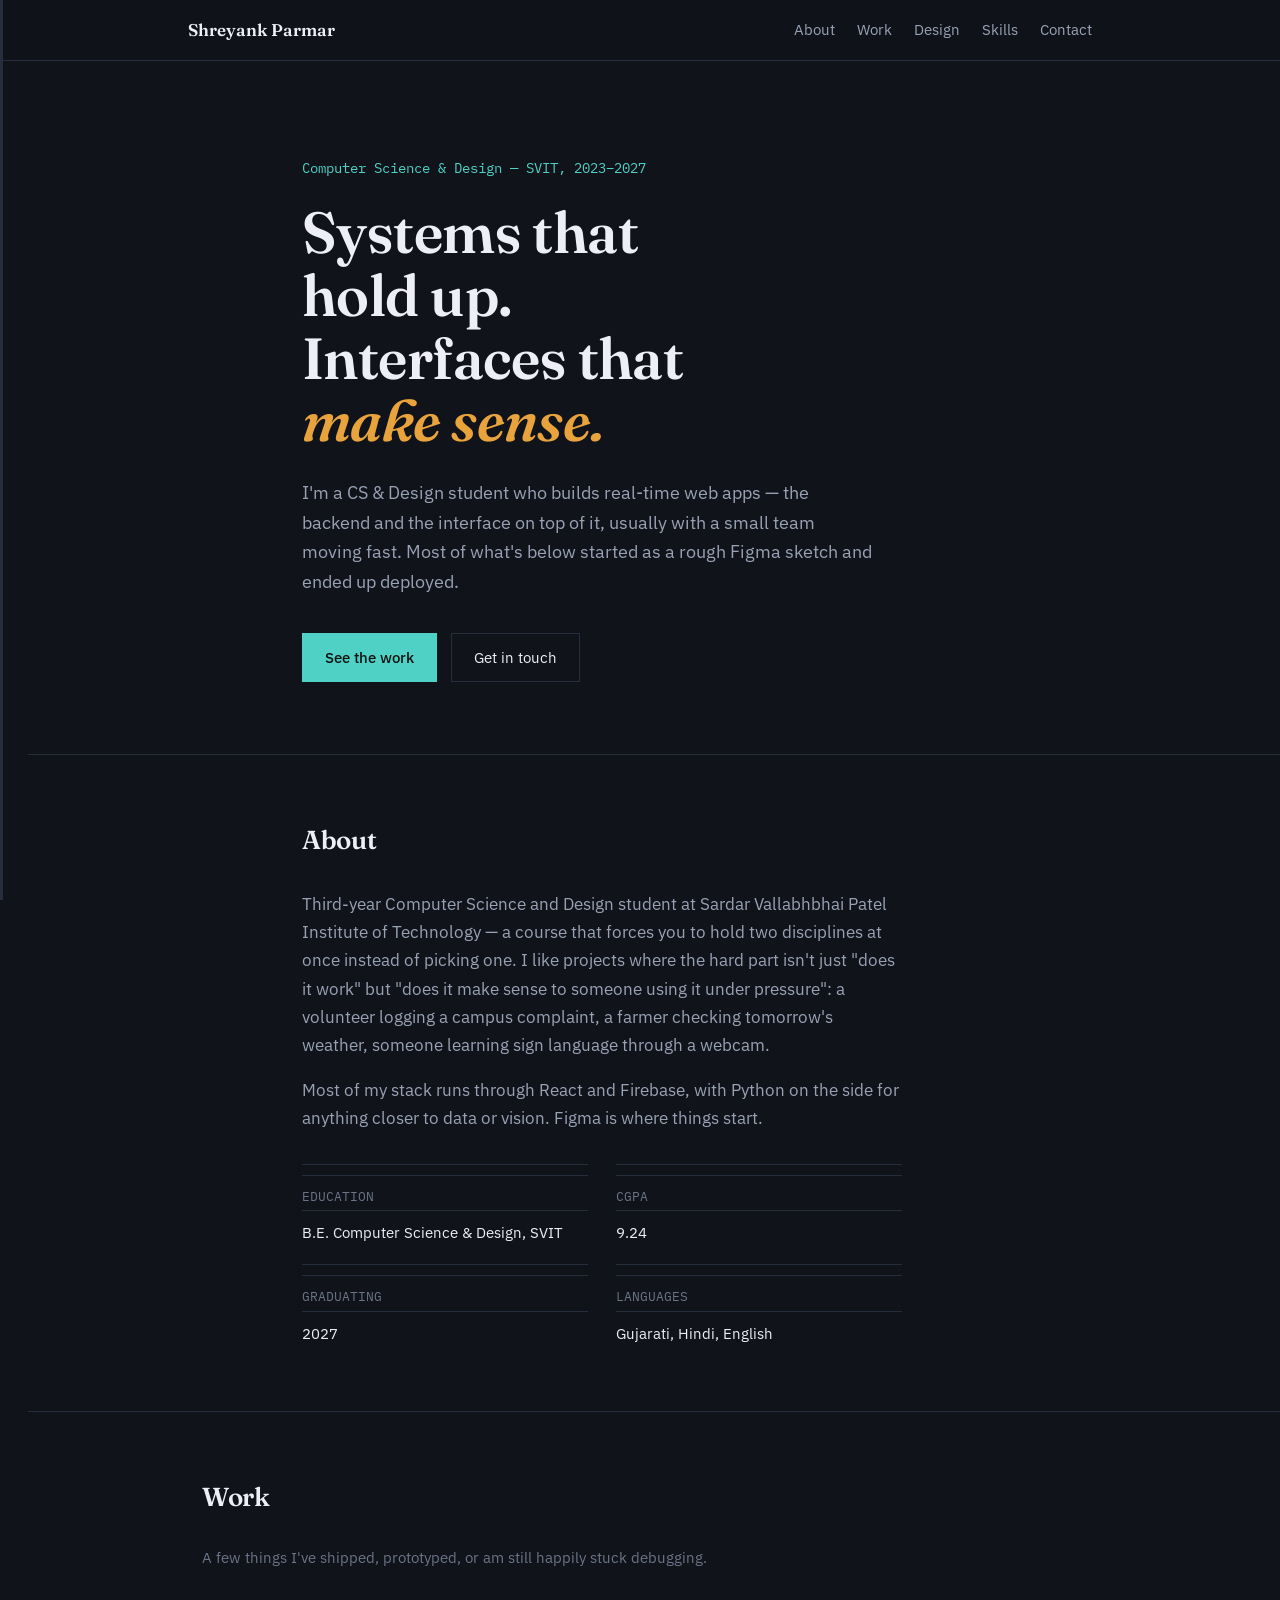
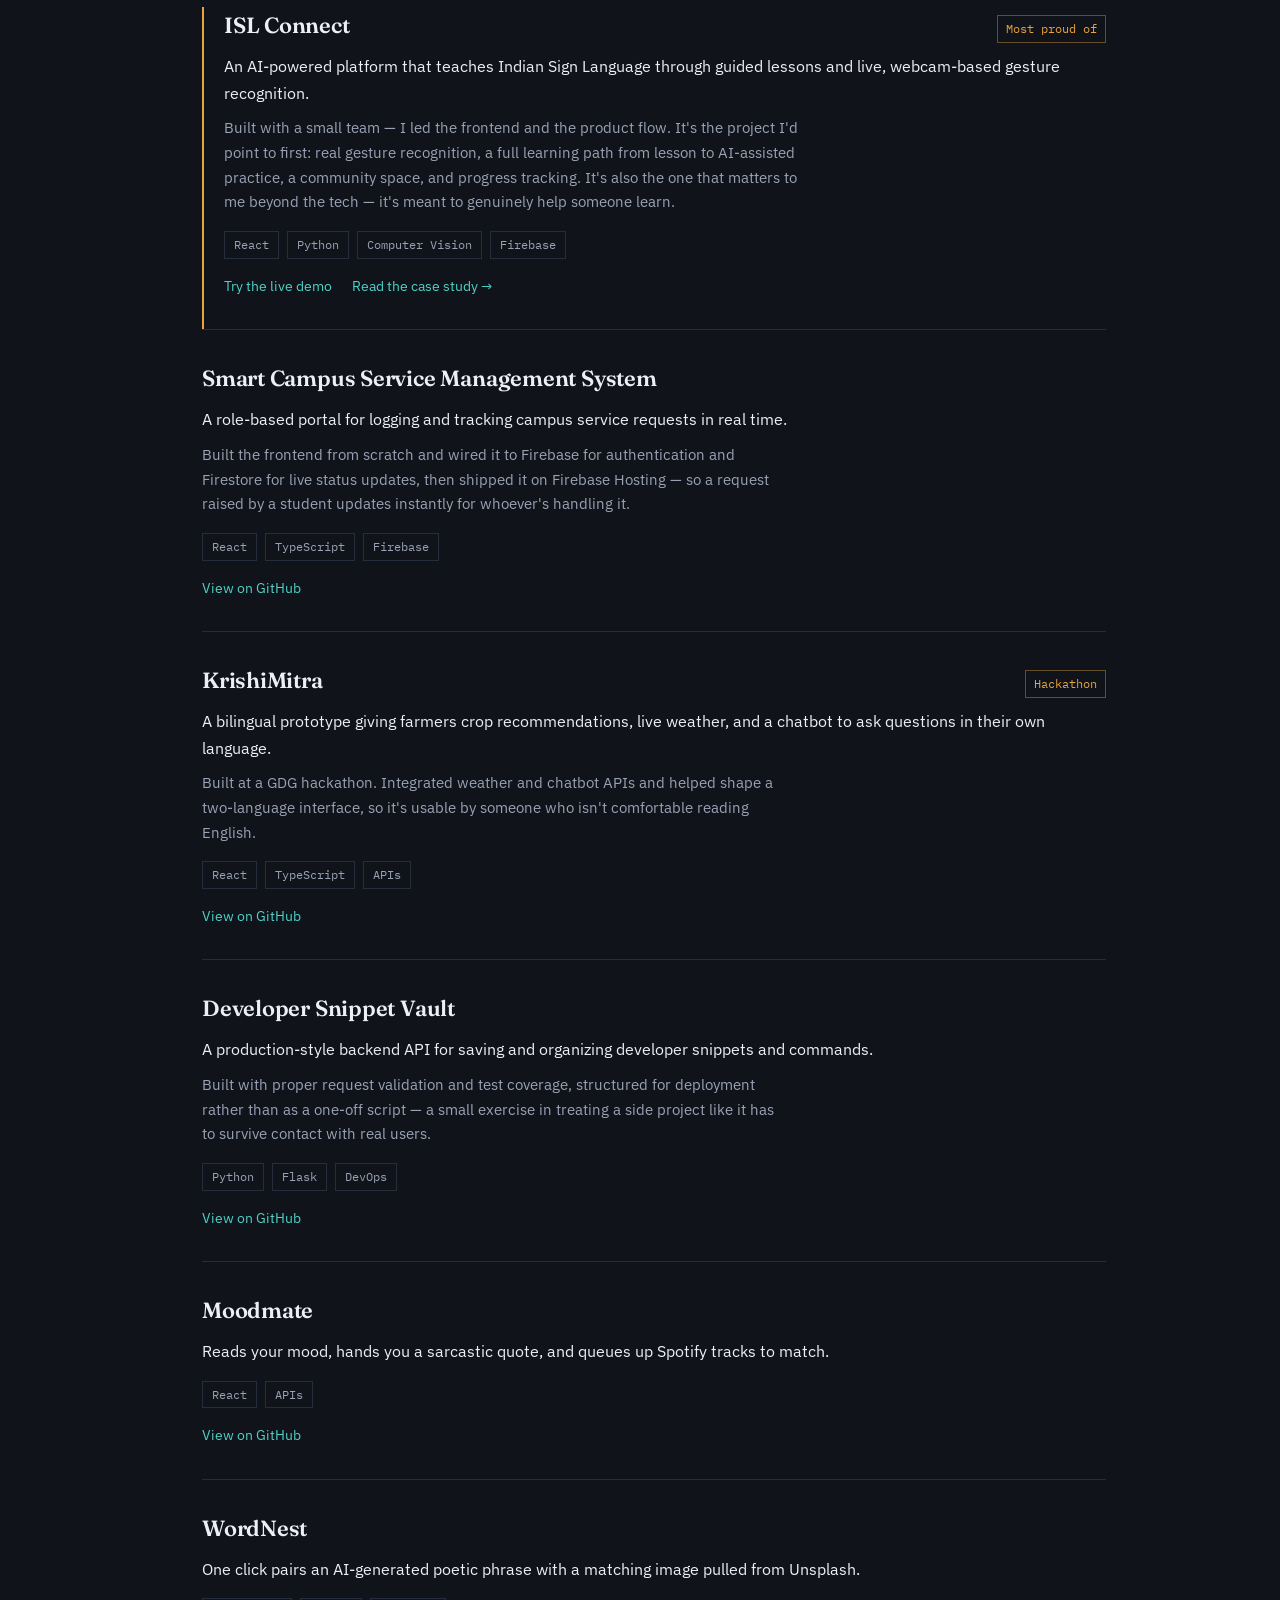
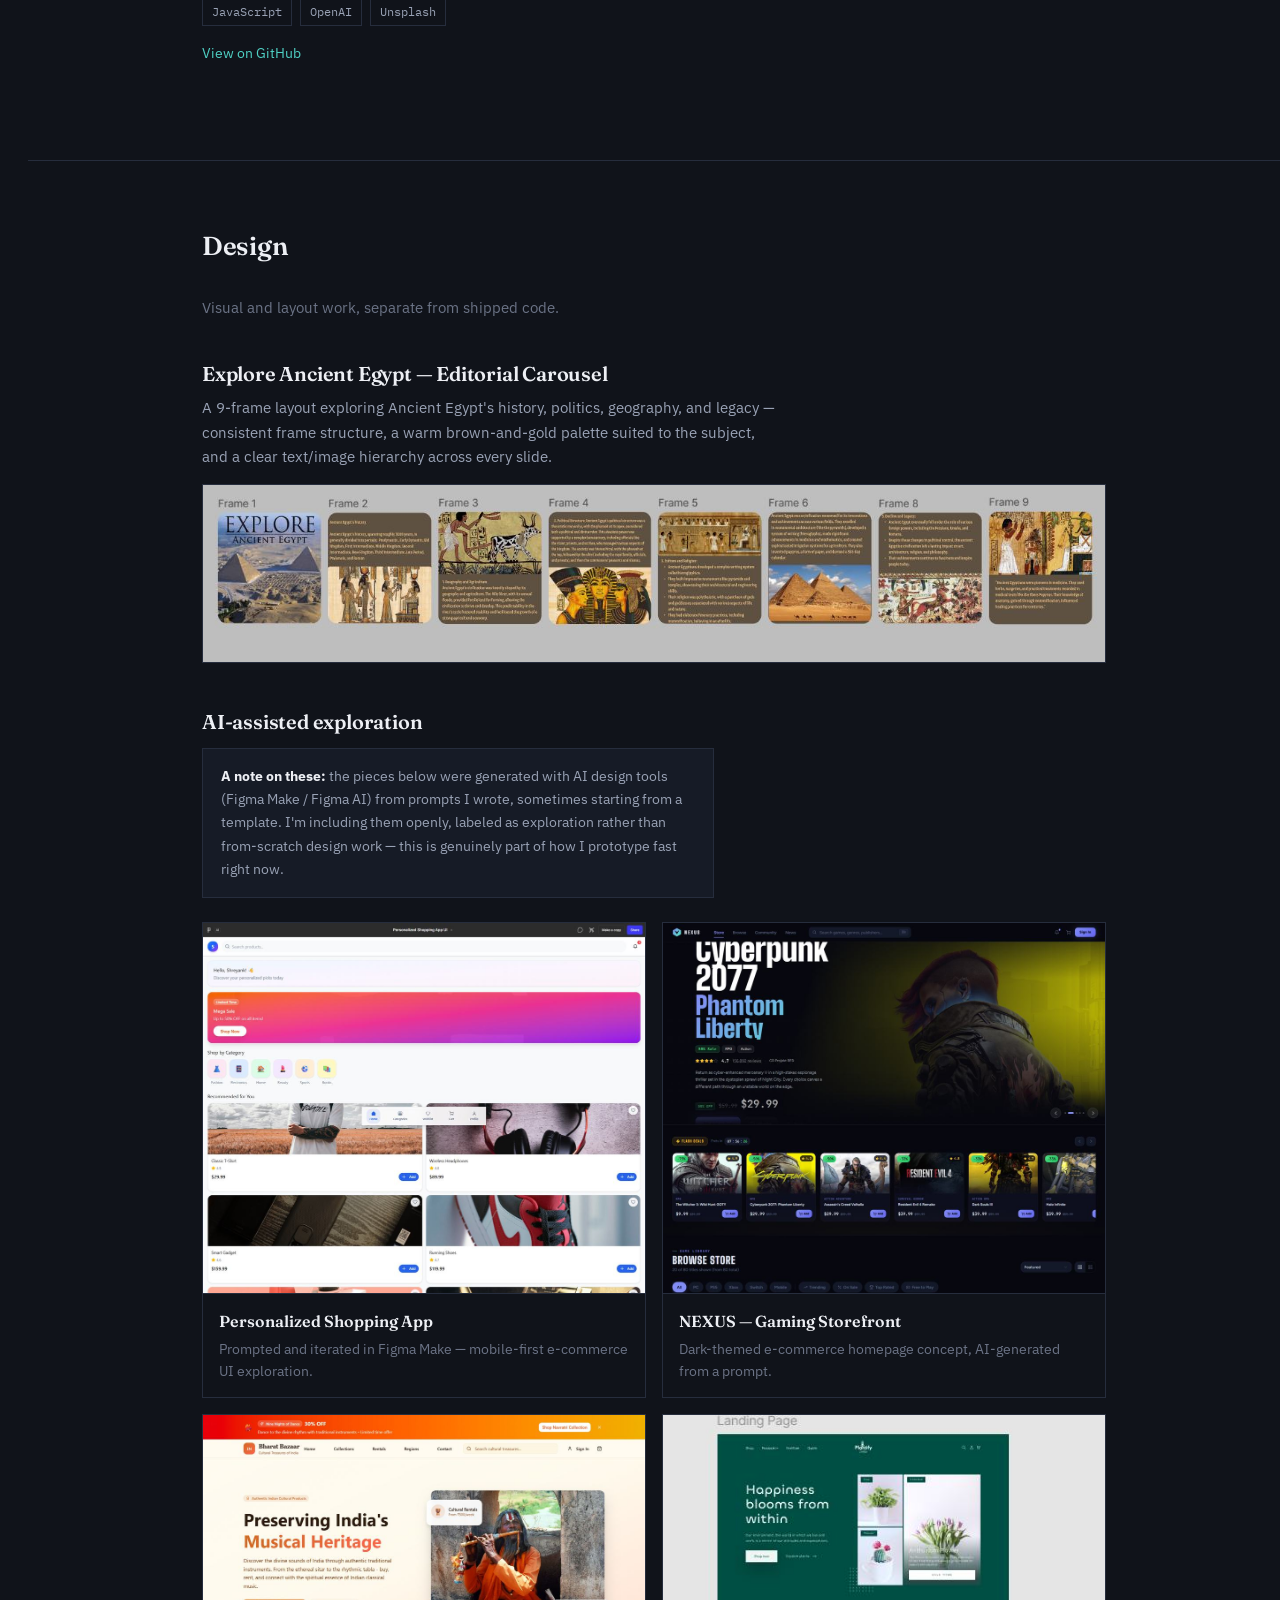
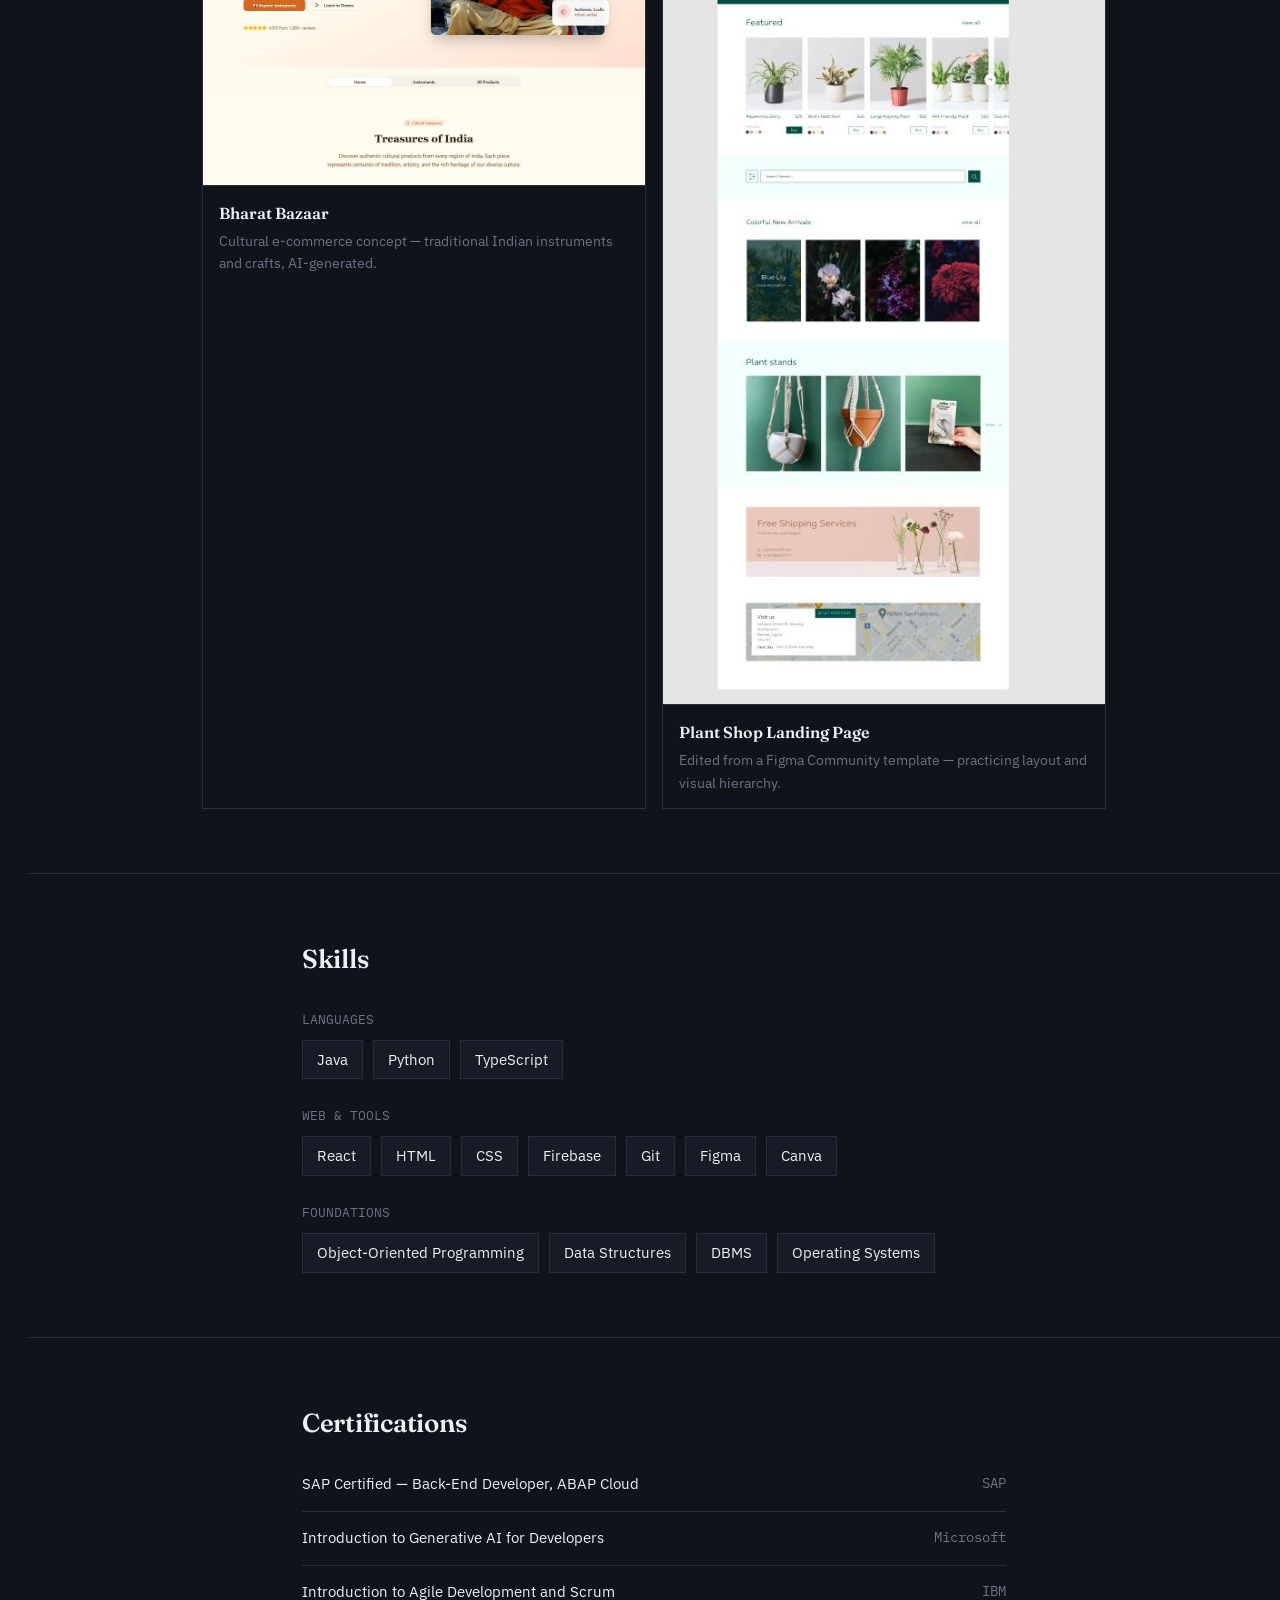
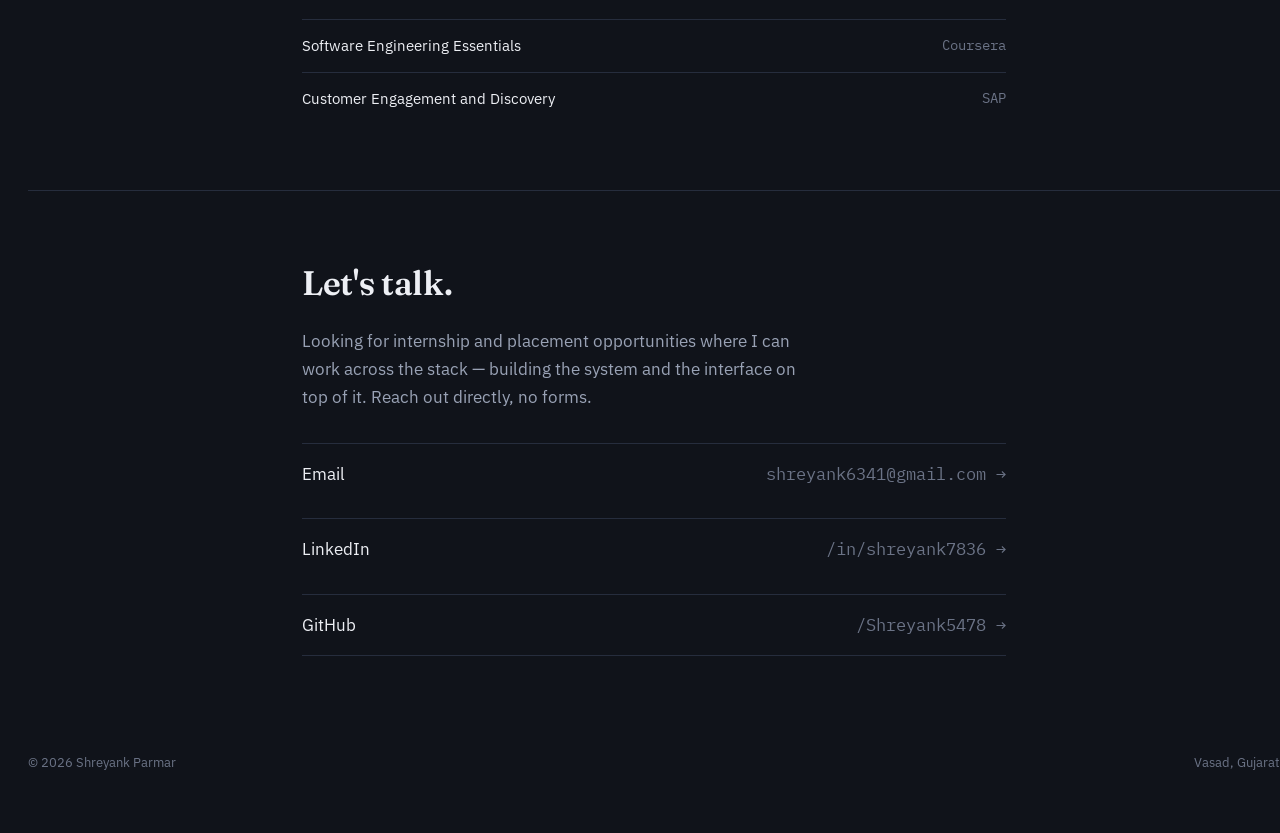
<file: index.html>
<!DOCTYPE html>
<html lang="en">
<head>
<meta charset="UTF-8">
<meta name="viewport" content="width=device-width, initial-scale=1.0">
<title>Shreyank Parmar — Computer Science &amp; Design</title>
<meta name="description" content="Portfolio of Shreyank Parmar, Computer Science and Design student building real-time web apps.">
<link rel="preconnect" href="https://fonts.googleapis.com">
<link rel="preconnect" href="https://fonts.gstatic.com" crossorigin>
<link href="https://fonts.googleapis.com/css2?family=Fraunces:opsz,wght@9..144,400;9..144,500;9..144,600;9..144,700&family=IBM+Plex+Sans:wght@400;500;600&family=IBM+Plex+Mono:wght@400;500&display=swap" rel="stylesheet">
<link rel="stylesheet" href="styles/main.css">
</head>
<body>

<div id="trace"><div id="trace-fill"></div></div>

<nav>
  <div class="wrap">
    <a class="name" href="index.html">Shreyank Parmar</a>
    <div class="links">
      <a href="#about">About</a>
      <a href="#work">Work</a>
      <a href="#design">Design</a>
      <a href="#skills">Skills</a>
      <a href="#contact">Contact</a>
    </div>
  </div>
</nav>

<header class="hero">
  <div class="wrap">
    <div class="hero-inner">
      <div class="hero-text">
        <div class="kicker mono">Computer Science &amp; Design — SVIT, 2023–2027</div>
        <h1>Systems that hold up. Interfaces that <em>make sense.</em></h1>
        <p class="lede">I'm a CS &amp; Design student who builds real-time web apps — the backend and the interface on top of it, usually with a small team moving fast. Most of what's below started as a rough Figma sketch and ended up deployed.</p>
        <div class="cta-row">
          <a class="btn primary" href="#work">See the work</a>
          <a class="btn ghost" href="#contact">Get in touch</a>
        </div>
      </div>
      <!-- Photo slot: replace this div with <img src="assets/images/photo.jpg" alt="Shreyank Parmar"> when ready -->
      <!-- <div class="hero-photo"><img src="assets/images/photo.jpg" alt="Shreyank Parmar"></div> -->
    </div>
  </div>
</header>

<section id="about">
  <div class="wrap">
    <h2 class="heading">About</h2>
    <p>Third-year Computer Science and Design student at Sardar Vallabhbhai Patel Institute of Technology — a course that forces you to hold two disciplines at once instead of picking one. I like projects where the hard part isn't just "does it work" but "does it make sense to someone using it under pressure": a volunteer logging a campus complaint, a farmer checking tomorrow's weather, someone learning sign language through a webcam.</p>
    <p>Most of my stack runs through React and Firebase, with Python on the side for anything closer to data or vision. Figma is where things start.</p>
    <div class="facts">
      <div><div class="k mono">EDUCATION</div><div class="v">B.E. Computer Science &amp; Design, SVIT</div></div>
      <div><div class="k mono">CGPA</div><div class="v">9.24</div></div>
      <div><div class="k mono">GRADUATING</div><div class="v">2027</div></div>
      <div><div class="k mono">LANGUAGES</div><div class="v">Gujarati, Hindi, English</div></div>
    </div>
  </div>
</section>

<section id="work">
  <div class="wrap wide">
    <h2 class="heading">Work</h2>
    <p class="heading-sub" style="margin-bottom:36px;">A few things I've shipped, prototyped, or am still happily stuck debugging.</p>

    <div class="project featured">
      <div class="row-top">
        <h3>ISL Connect</h3>
        <span class="status mono">Most proud of</span>
      </div>
      <div class="one-liner">An AI-powered platform that teaches Indian Sign Language through guided lessons and live, webcam-based gesture recognition.</div>
      <div class="detail">Built with a small team — I led the frontend and the product flow. It's the project I'd point to first: real gesture recognition, a full learning path from lesson to AI-assisted practice, a community space, and progress tracking. It's also the one that matters to me beyond the tech — it's meant to genuinely help someone learn.</div>
      <div class="tags"><span>React</span><span>Python</span><span>Computer Vision</span><span>Firebase</span></div>
      <div class="link-row">
        <a class="link" href="https://sign-language-learner-de.web.app/" target="_blank" rel="noopener">Try the live demo</a>
        <a class="link" href="pages/isl-connect.html">Read the case study →</a>
      </div>
    </div>

    <div class="project">
      <div class="row-top"><h3>Smart Campus Service Management System</h3></div>
      <div class="one-liner">A role-based portal for logging and tracking campus service requests in real time.</div>
      <div class="detail">Built the frontend from scratch and wired it to Firebase for authentication and Firestore for live status updates, then shipped it on Firebase Hosting — so a request raised by a student updates instantly for whoever's handling it.</div>
      <div class="tags"><span>React</span><span>TypeScript</span><span>Firebase</span></div>
      <div class="link-row">
        <a class="link" href="https://github.com/Shreyank5478/Smart-Campus-Service-Management" target="_blank" rel="noopener">View on GitHub</a>
      </div>
    </div>

    <div class="project">
      <div class="row-top">
        <h3>KrishiMitra</h3>
        <span class="status mono">Hackathon</span>
      </div>
      <div class="one-liner">A bilingual prototype giving farmers crop recommendations, live weather, and a chatbot to ask questions in their own language.</div>
      <div class="detail">Built at a GDG hackathon. Integrated weather and chatbot APIs and helped shape a two-language interface, so it's usable by someone who isn't comfortable reading English.</div>
      <div class="tags"><span>React</span><span>TypeScript</span><span>APIs</span></div>
      <div class="link-row">
        <a class="link" href="https://github.com/Shreyank5478/Krishi-Mitra" target="_blank" rel="noopener">View on GitHub</a>
      </div>
    </div>

    <div class="project">
      <div class="row-top"><h3>Developer Snippet Vault</h3></div>
      <div class="one-liner">A production-style backend API for saving and organizing developer snippets and commands.</div>
      <div class="detail">Built with proper request validation and test coverage, structured for deployment rather than as a one-off script — a small exercise in treating a side project like it has to survive contact with real users.</div>
      <div class="tags"><span>Python</span><span>Flask</span><span>DevOps</span></div>
      <div class="link-row">
        <a class="link" href="https://github.com/Shreyank5478/developer-snippet-vault" target="_blank" rel="noopener">View on GitHub</a>
      </div>
    </div>

    <div class="project">
      <div class="row-top"><h3>Moodmate</h3></div>
      <div class="one-liner">Reads your mood, hands you a sarcastic quote, and queues up Spotify tracks to match.</div>
      <div class="tags"><span>React</span><span>APIs</span></div>
      <div class="link-row">
        <a class="link" href="https://github.com/Shreyank5478/Moodmate" target="_blank" rel="noopener">View on GitHub</a>
      </div>
    </div>

    <div class="project">
      <div class="row-top"><h3>WordNest</h3></div>
      <div class="one-liner">One click pairs an AI-generated poetic phrase with a matching image pulled from Unsplash.</div>
      <div class="tags"><span>JavaScript</span><span>OpenAI</span><span>Unsplash</span></div>
      <div class="link-row">
        <a class="link" href="https://github.com/Shreyank5478/WordNest" target="_blank" rel="noopener">View on GitHub</a>
      </div>
    </div>
  </div>
</section>

<section id="design">
  <div class="wrap wide">
    <h2 class="heading">Design</h2>
    <p class="heading-sub" style="margin-bottom:36px;">Visual and layout work, separate from shipped code.</p>

    <div class="design-piece">
      <h3>Explore Ancient Egypt — Editorial Carousel</h3>
      <div class="one-liner">A 9-frame layout exploring Ancient Egypt's history, politics, geography, and legacy — consistent frame structure, a warm brown-and-gold palette suited to the subject, and a clear text/image hierarchy across every slide.</div>
      <img src="assets/images/egypt-carousel.jpg" alt="Nine-frame editorial carousel about Ancient Egypt, showing consistent layout and a warm brown and gold color palette across slides.">
    </div>

    <div class="ai-explore">
      <h3 style="font-size:20px; margin-bottom:10px;">AI-assisted exploration</h3>
      <div class="ai-explore-note">
        <strong>A note on these:</strong> the pieces below were generated with AI design tools (Figma Make / Figma AI) from prompts I wrote, sometimes starting from a template. I'm including them openly, labeled as exploration rather than from-scratch design work — this is genuinely part of how I prototype fast right now.
      </div>
      <div class="ai-grid">
        <div class="ai-card">
          <img src="assets/images/ai-shopping-app.jpg" alt="AI-generated personalized shopping app UI, prompted and directed by Shreyank.">
          <div class="ai-card-body">
            <h4>Personalized Shopping App</h4>
            <p>Prompted and iterated in Figma Make — mobile-first e-commerce UI exploration.</p>
          </div>
        </div>
        <div class="ai-card">
          <img src="assets/images/ai-nexus-store.jpg" alt="AI-generated dark-themed gaming storefront UI, prompted and directed by Shreyank.">
          <div class="ai-card-body">
            <h4>NEXUS — Gaming Storefront</h4>
            <p>Dark-themed e-commerce homepage concept, AI-generated from a prompt.</p>
          </div>
        </div>
        <div class="ai-card">
          <img src="assets/images/ai-bharat-bazaar.jpg" alt="AI-generated Bharat Bazaar cultural e-commerce homepage, prompted and directed by Shreyank.">
          <div class="ai-card-body">
            <h4>Bharat Bazaar</h4>
            <p>Cultural e-commerce concept — traditional Indian instruments and crafts, AI-generated.</p>
          </div>
        </div>
        <div class="ai-card">
          <img src="assets/images/ai-plant-shop.jpg" alt="Edited plant e-commerce landing page, based on a Figma Community template.">
          <div class="ai-card-body">
            <h4>Plant Shop Landing Page</h4>
            <p>Edited from a Figma Community template — practicing layout and visual hierarchy.</p>
          </div>
        </div>
      </div>
    </div>
  </div>
</section>

<section id="skills">
  <div class="wrap">
    <h2 class="heading">Skills</h2>
    <div class="skill-group">
      <div class="label mono">LANGUAGES</div>
      <div class="chip-row"><span class="chip">Java</span><span class="chip">Python</span><span class="chip">TypeScript</span></div>
    </div>
    <div class="skill-group">
      <div class="label mono">WEB &amp; TOOLS</div>
      <div class="chip-row">
        <span class="chip">React</span><span class="chip">HTML</span><span class="chip">CSS</span>
        <span class="chip">Firebase</span><span class="chip">Git</span><span class="chip">Figma</span><span class="chip">Canva</span>
      </div>
    </div>
    <div class="skill-group">
      <div class="label mono">FOUNDATIONS</div>
      <div class="chip-row">
        <span class="chip">Object-Oriented Programming</span><span class="chip">Data Structures</span>
        <span class="chip">DBMS</span><span class="chip">Operating Systems</span>
      </div>
    </div>
  </div>
</section>

<section id="certifications">
  <div class="wrap">
    <h2 class="heading">Certifications</h2>
    <div class="cert"><span>SAP Certified — Back-End Developer, ABAP Cloud</span><span class="issuer mono">SAP</span></div>
    <div class="cert"><span>Introduction to Generative AI for Developers</span><span class="issuer mono">Microsoft</span></div>
    <div class="cert"><span>Introduction to Agile Development and Scrum</span><span class="issuer mono">IBM</span></div>
    <div class="cert"><span>Software Engineering Essentials</span><span class="issuer mono">Coursera</span></div>
    <div class="cert"><span>Customer Engagement and Discovery</span><span class="issuer mono">SAP</span></div>
  </div>
</section>

<section id="contact">
  <div class="wrap">
    <h2>Let's talk.</h2>
    <p>Looking for internship and placement opportunities where I can work across the stack — building the system and the interface on top of it. Reach out directly, no forms.</p>
    <div class="contact-links">
      <a href="mailto:shreyank6341@gmail.com">Email <span class="arrow mono">shreyank6341@gmail.com →</span></a>
      <a href="https://linkedin.com/in/shreyank7836" target="_blank" rel="noopener">LinkedIn <span class="arrow mono">/in/shreyank7836 →</span></a>
      <a href="https://github.com/Shreyank5478" target="_blank" rel="noopener">GitHub <span class="arrow mono">/Shreyank5478 →</span></a>
    </div>
  </div>
</section>

<footer>
  <div>© 2026 Shreyank Parmar</div>
  <div>Vasad, Gujarat</div>
</footer>

<script src="scripts/main.js"></script>
</body>
</html>
</file>
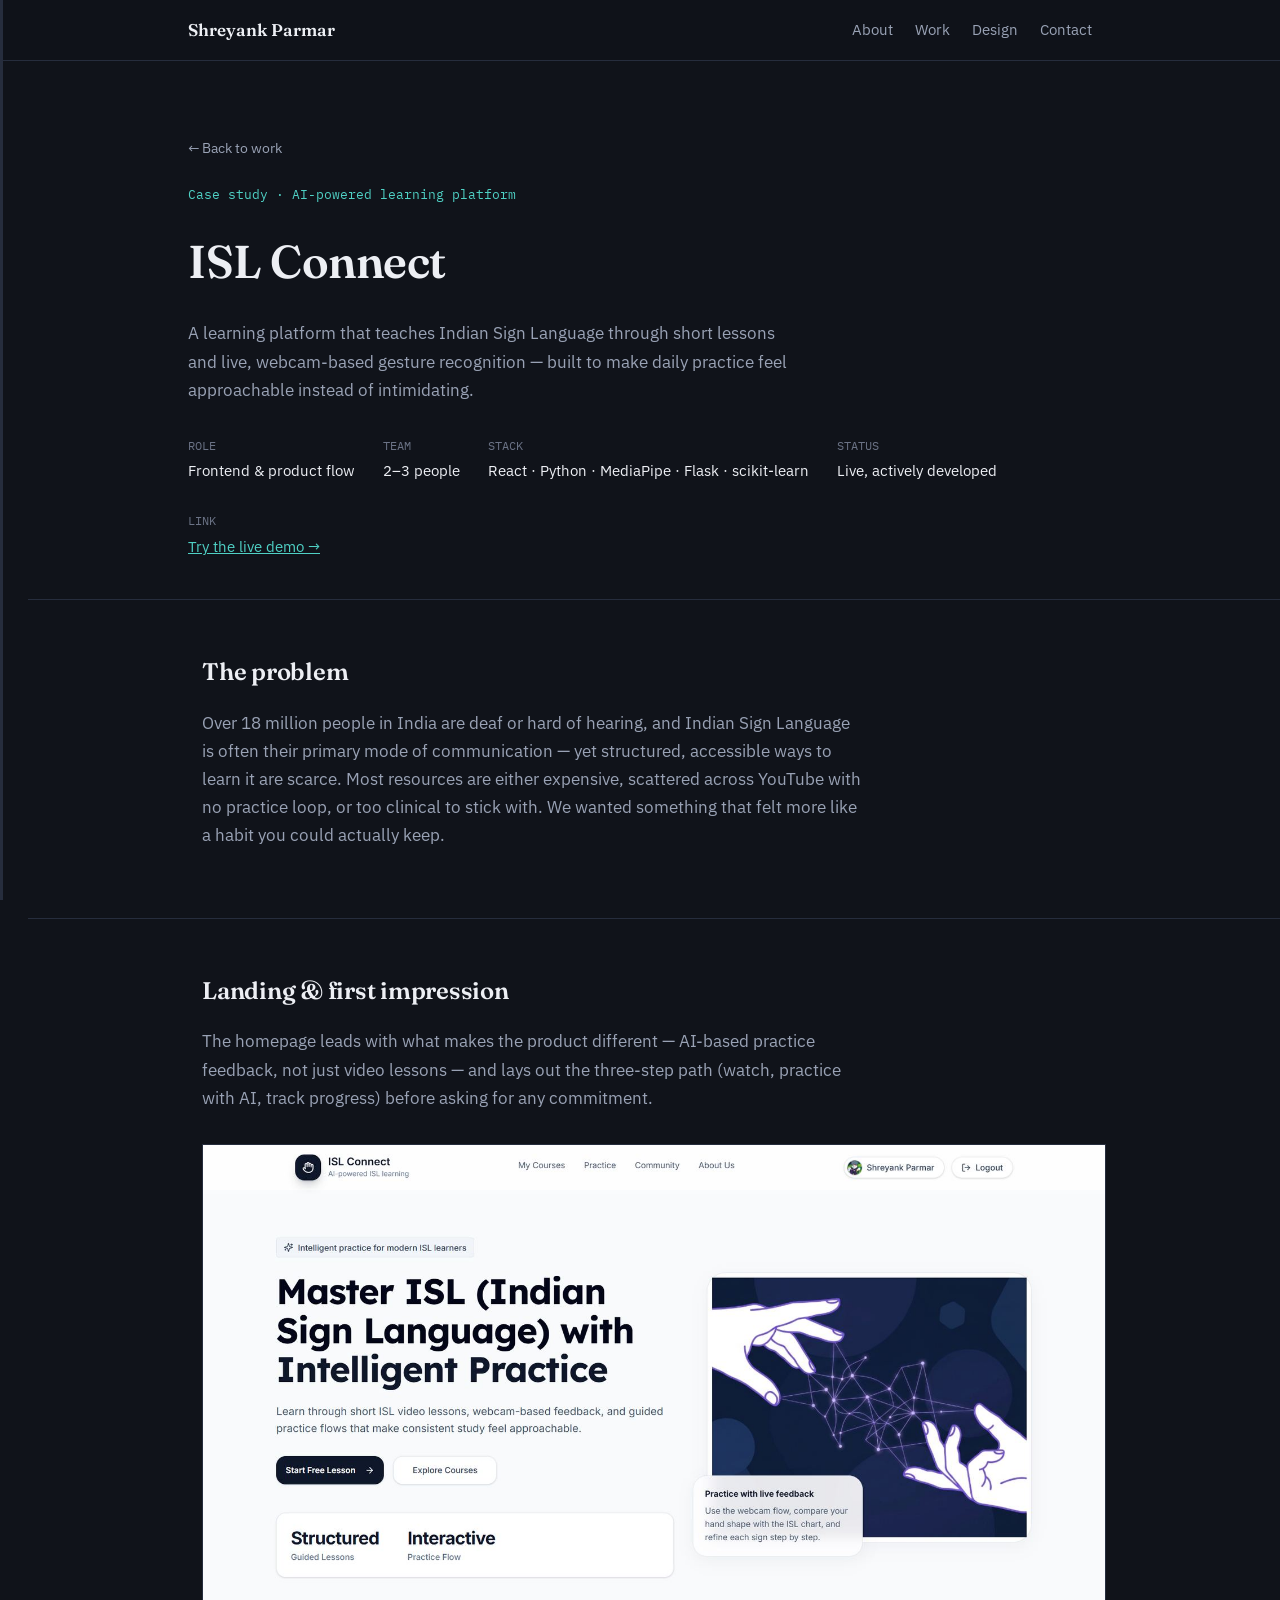
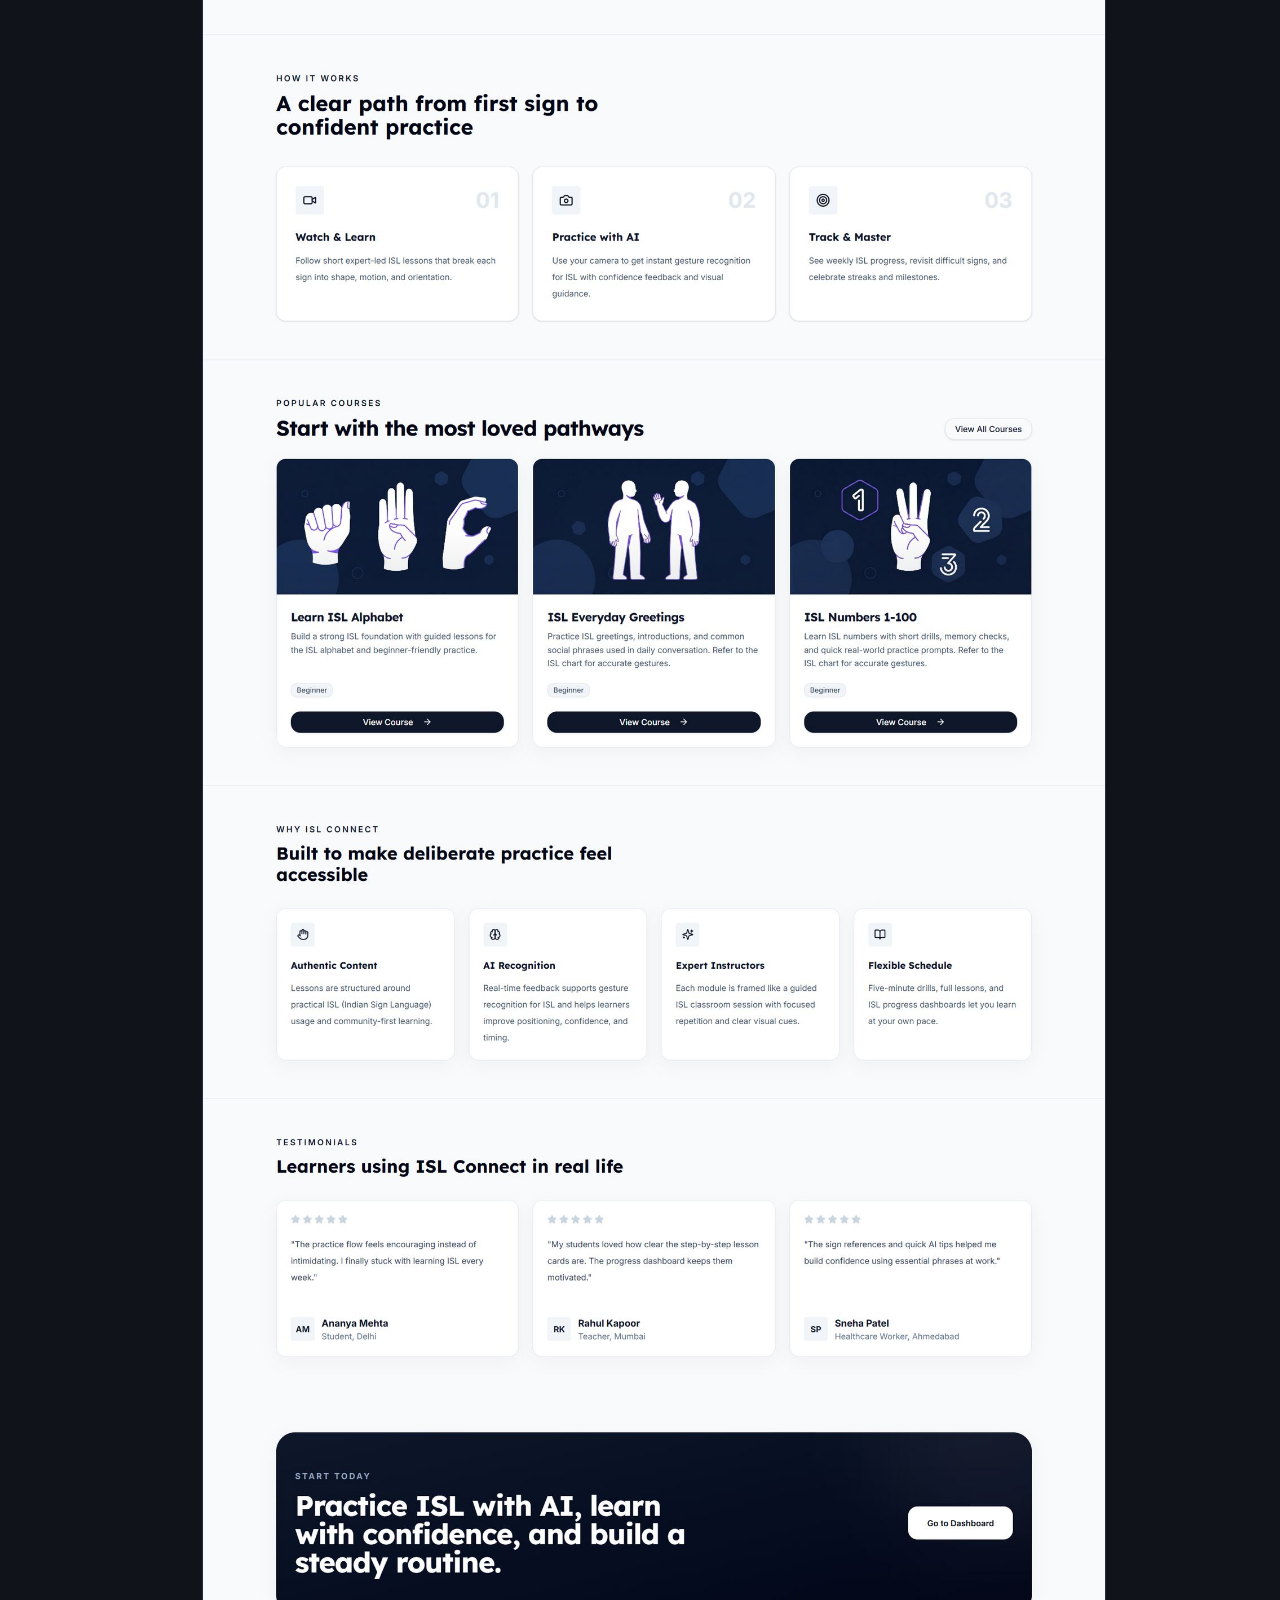
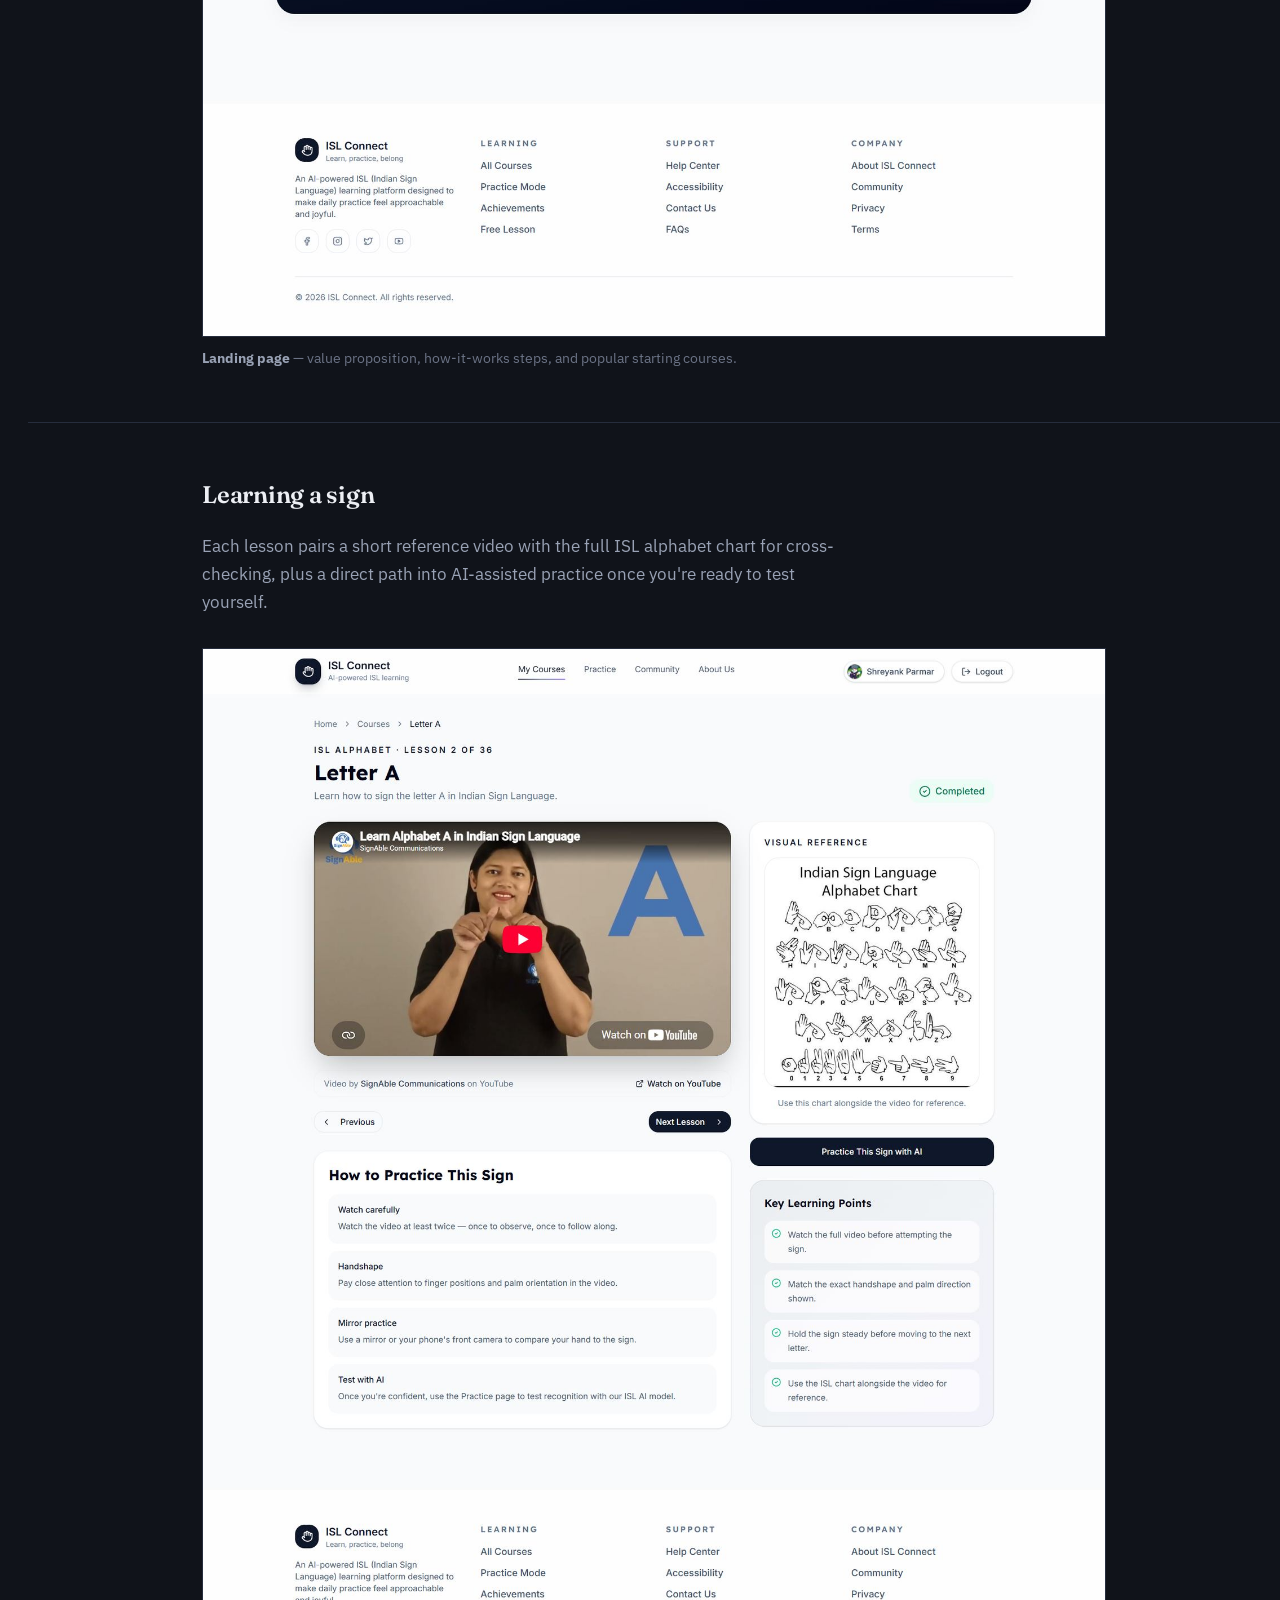
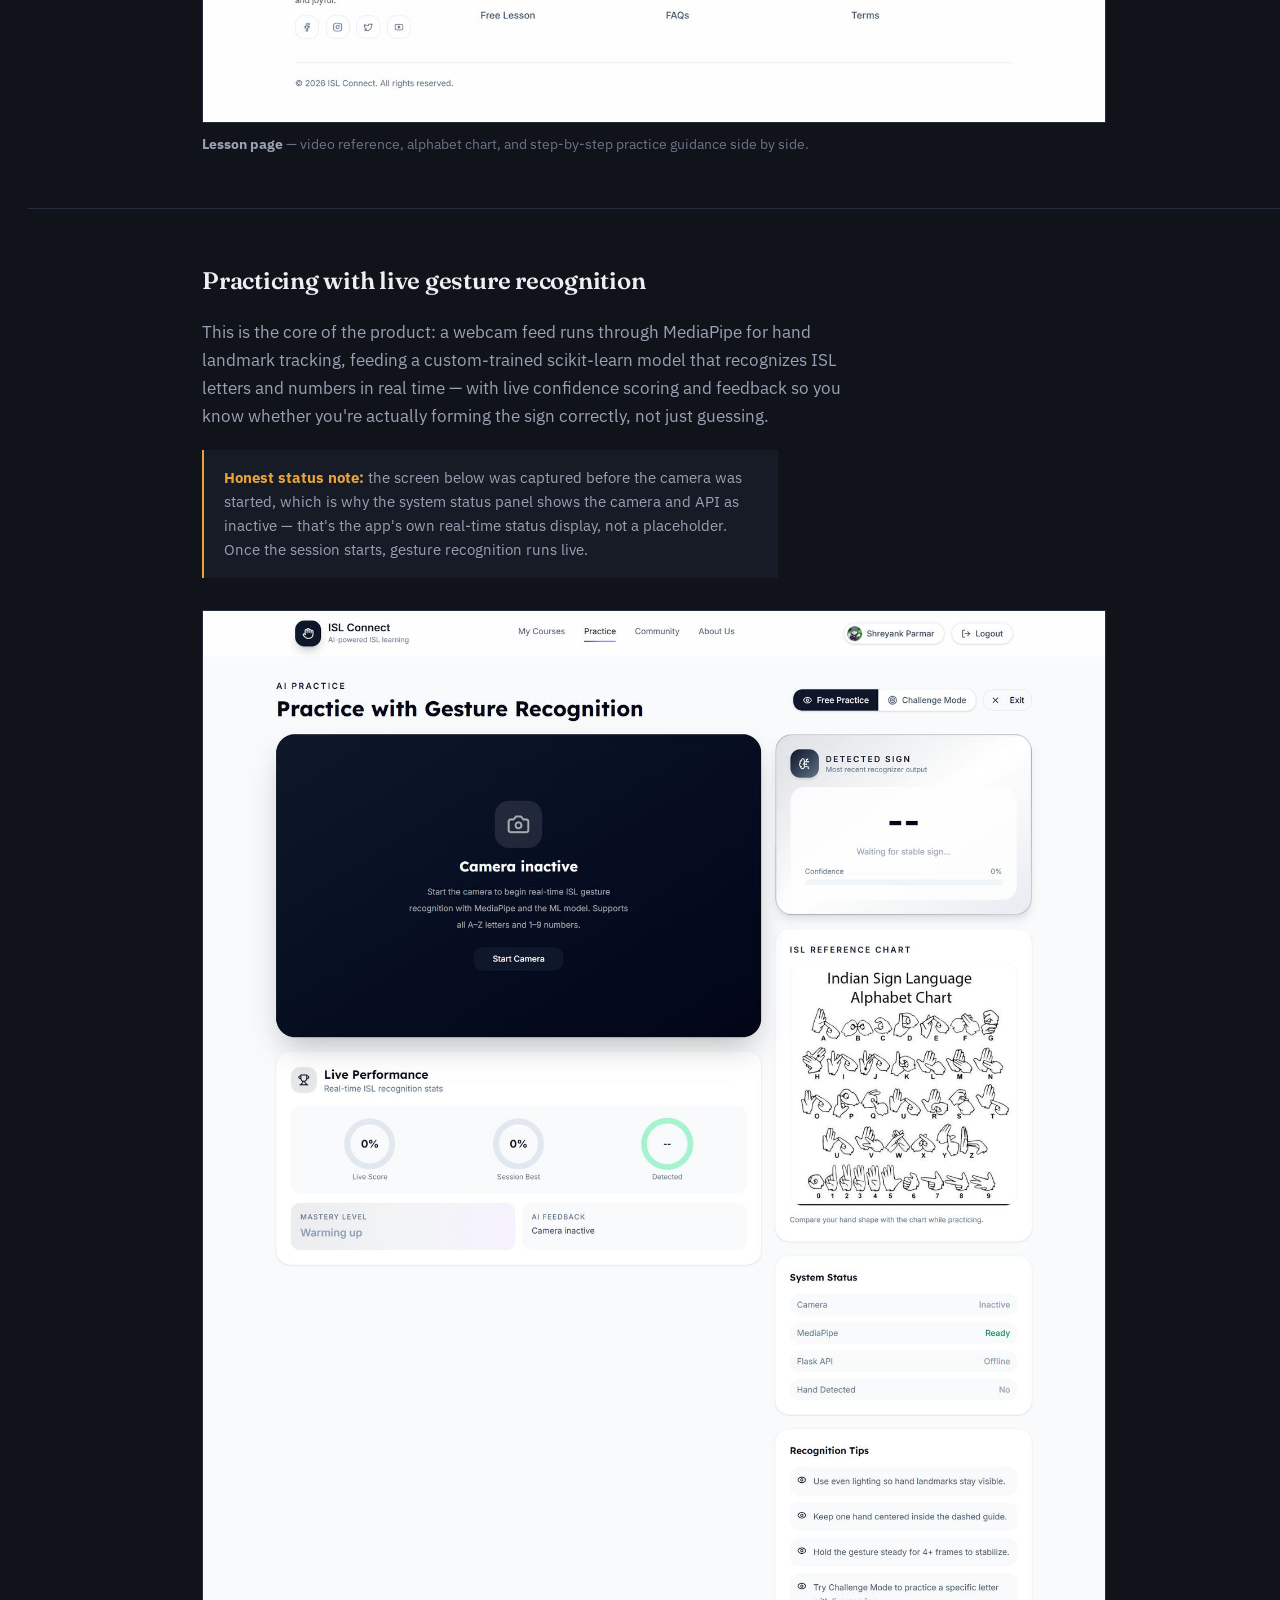
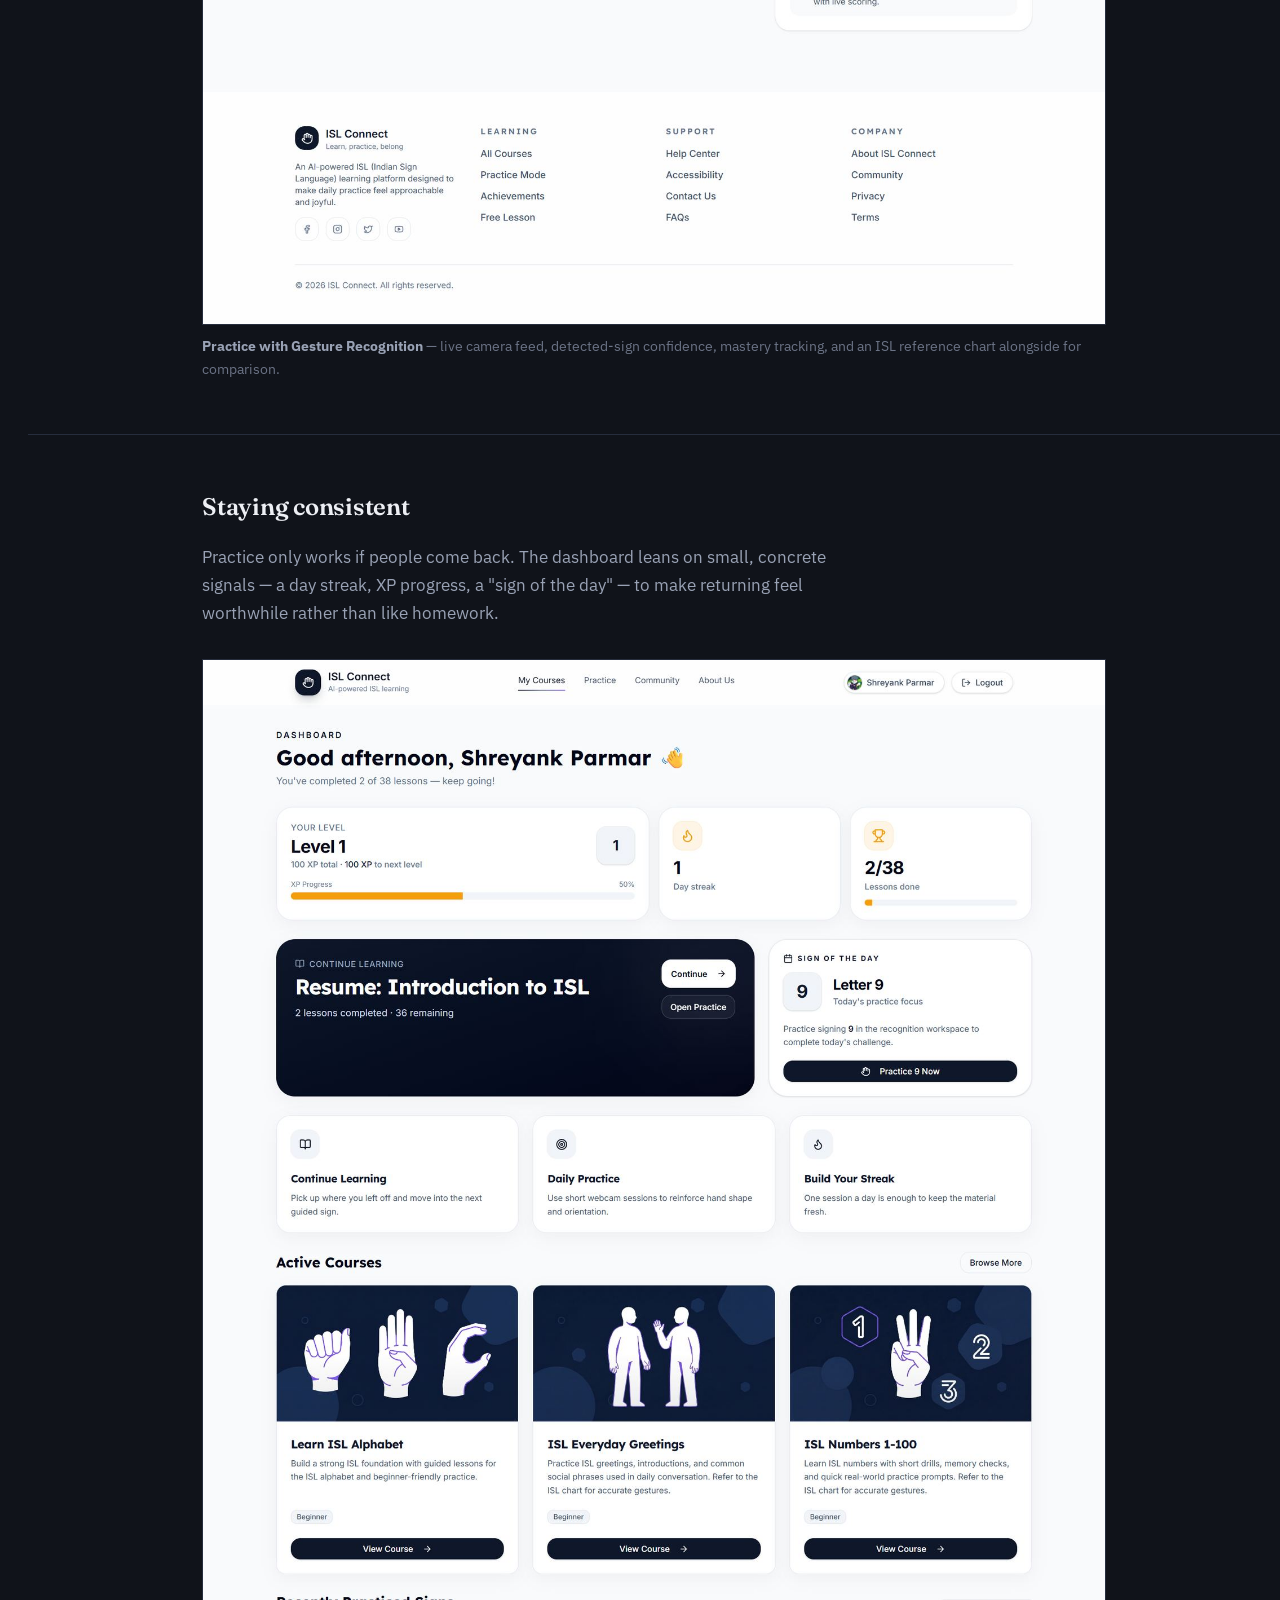
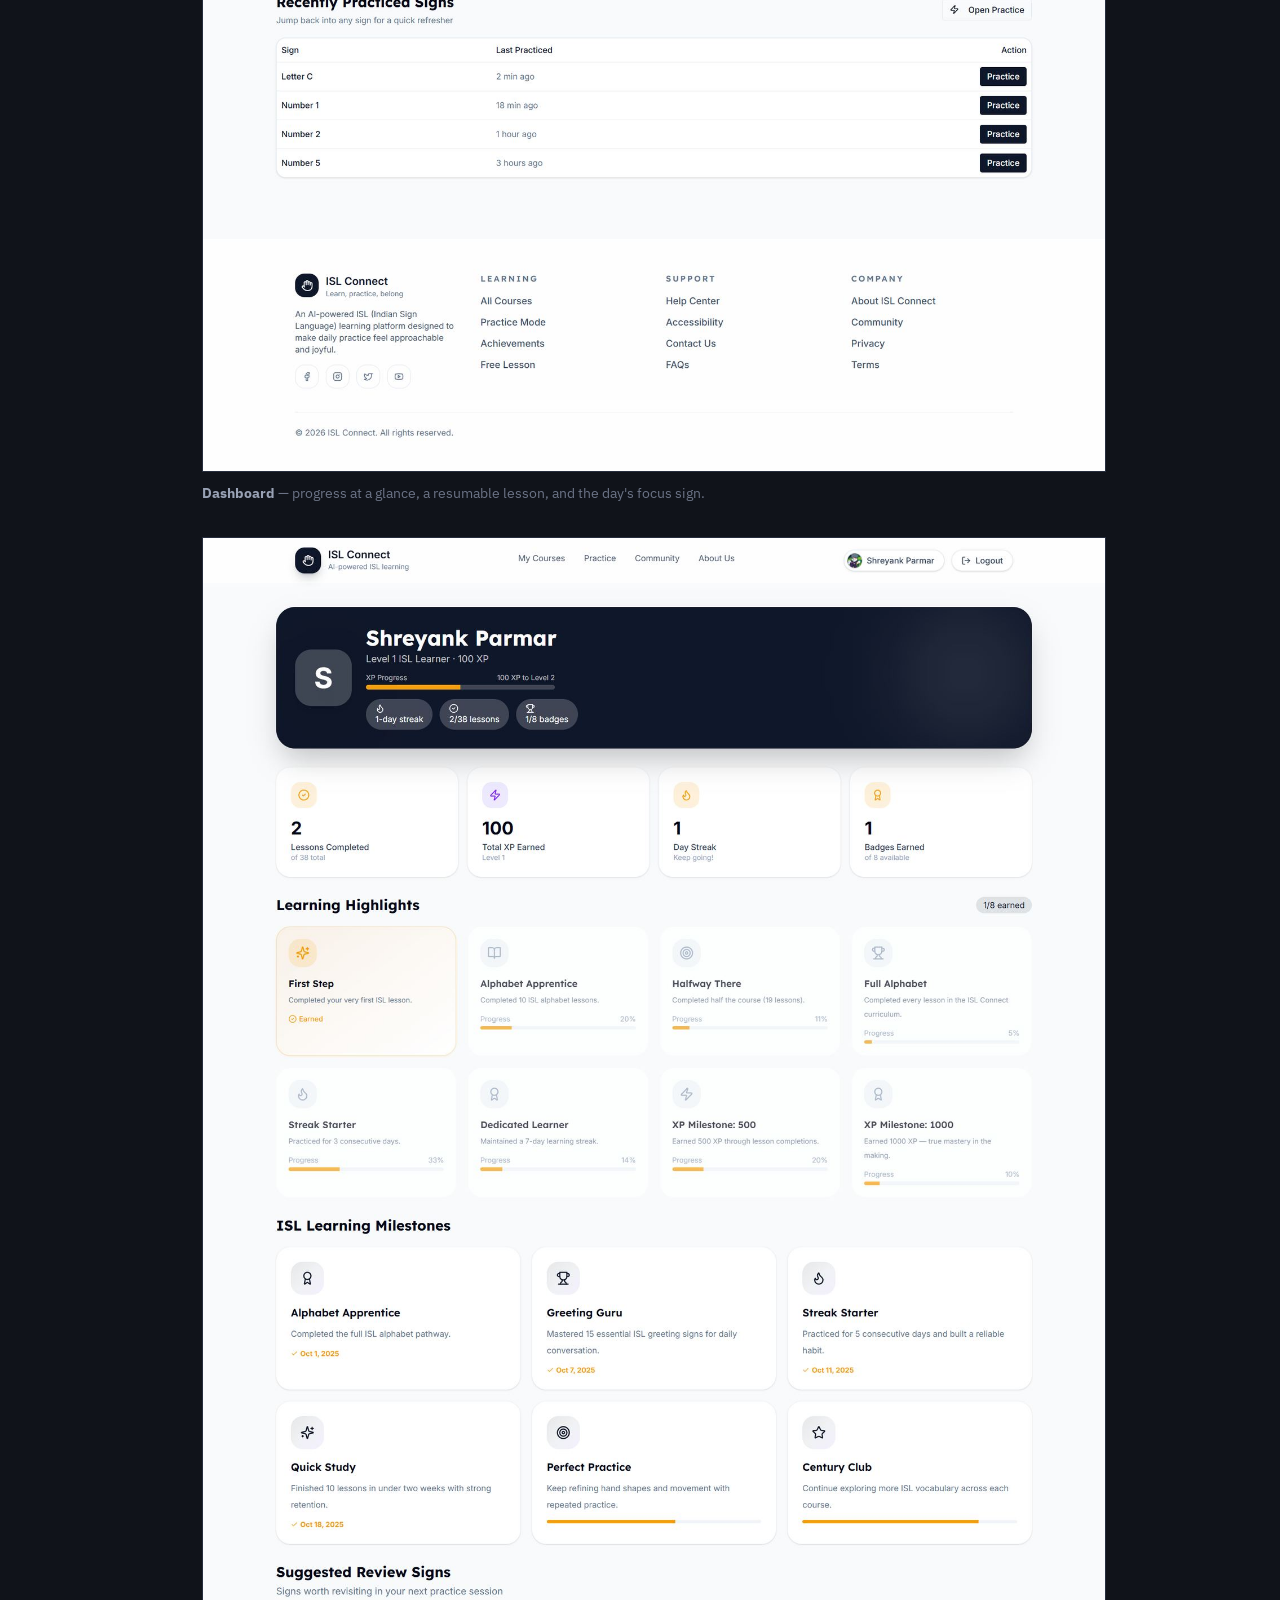
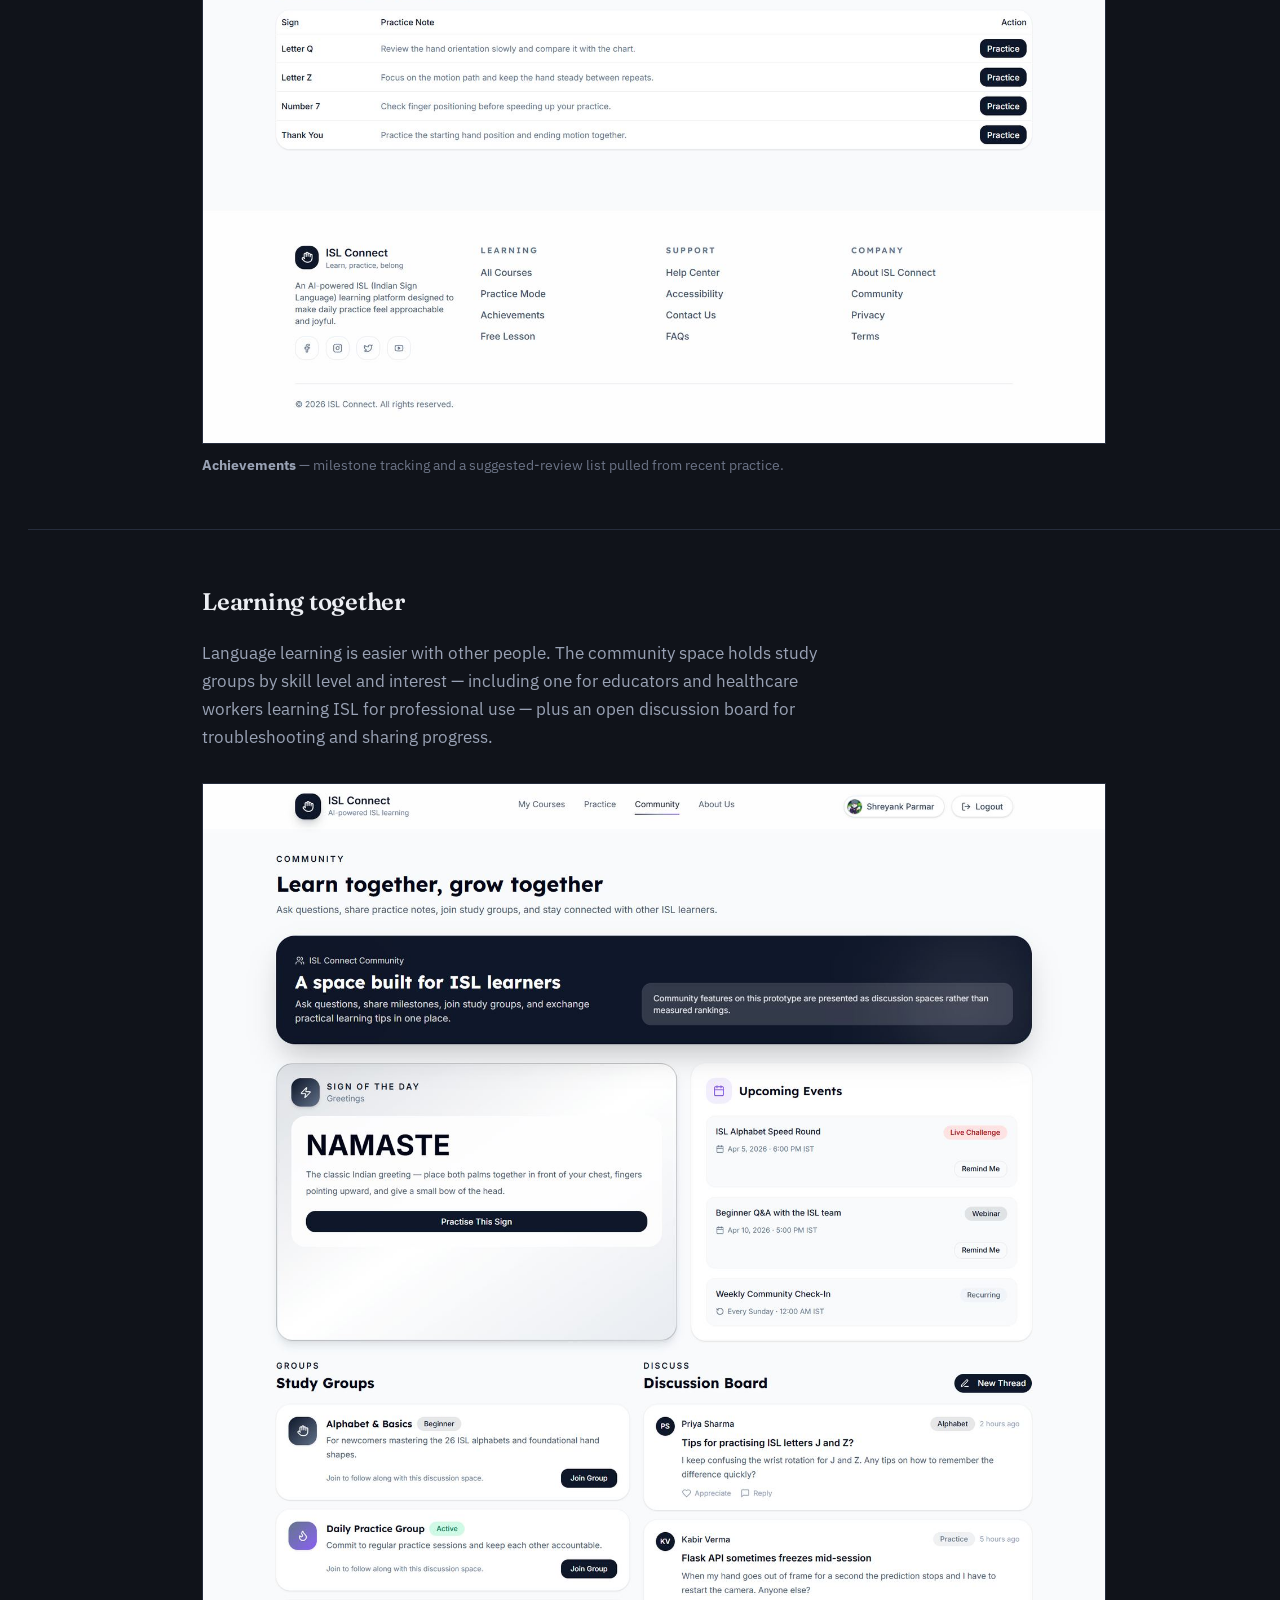
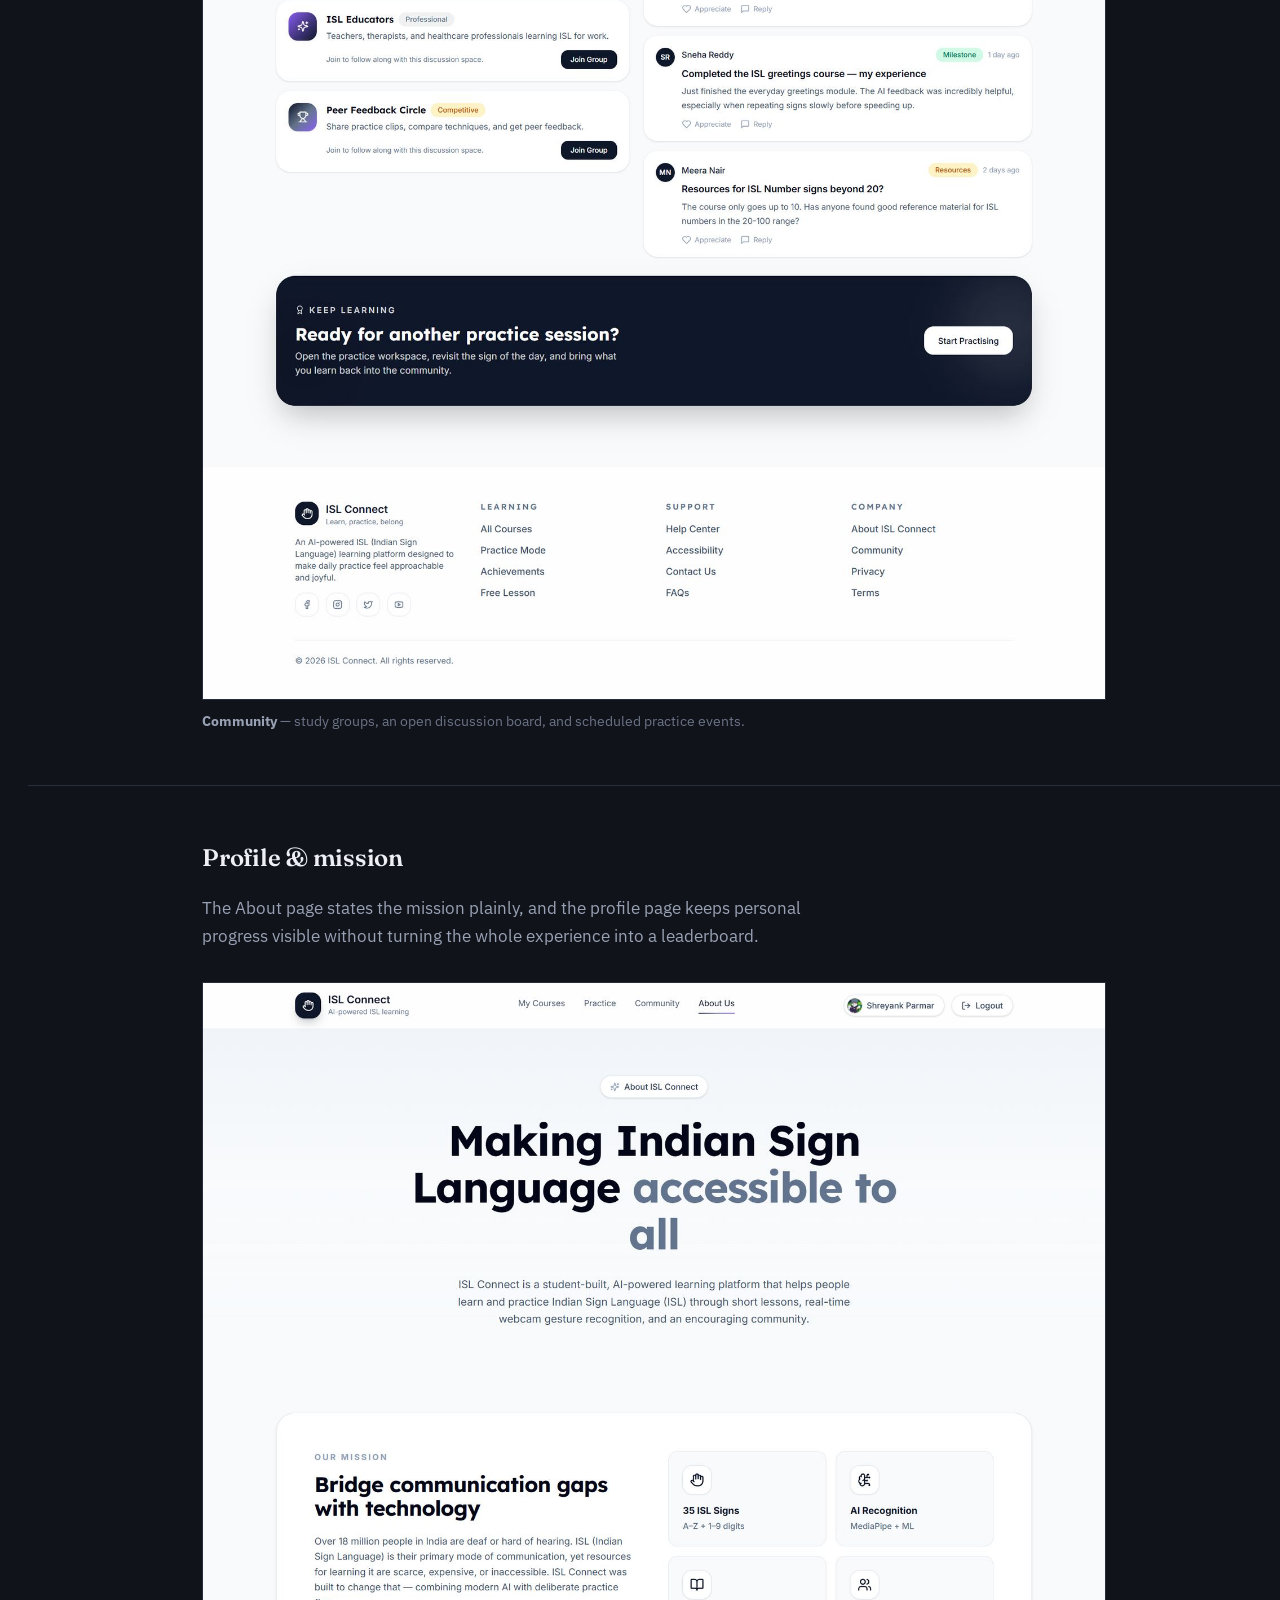
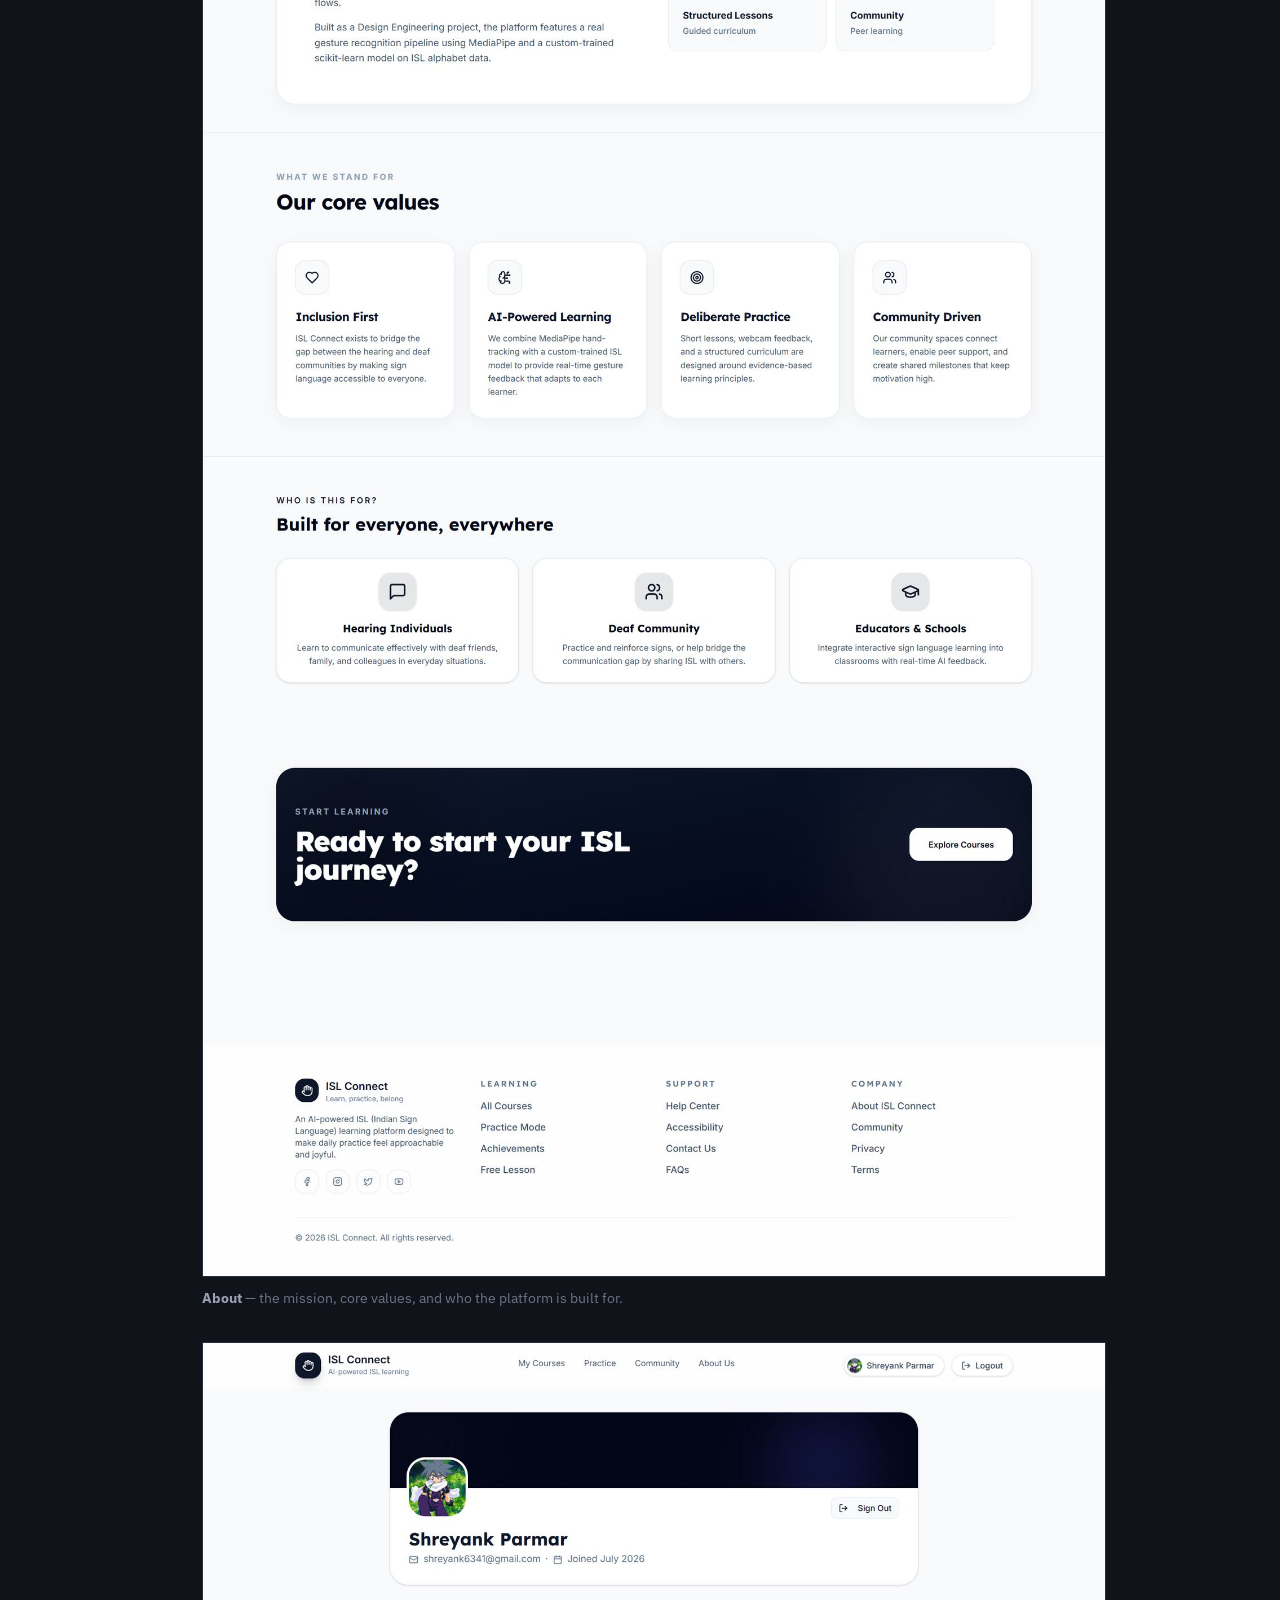
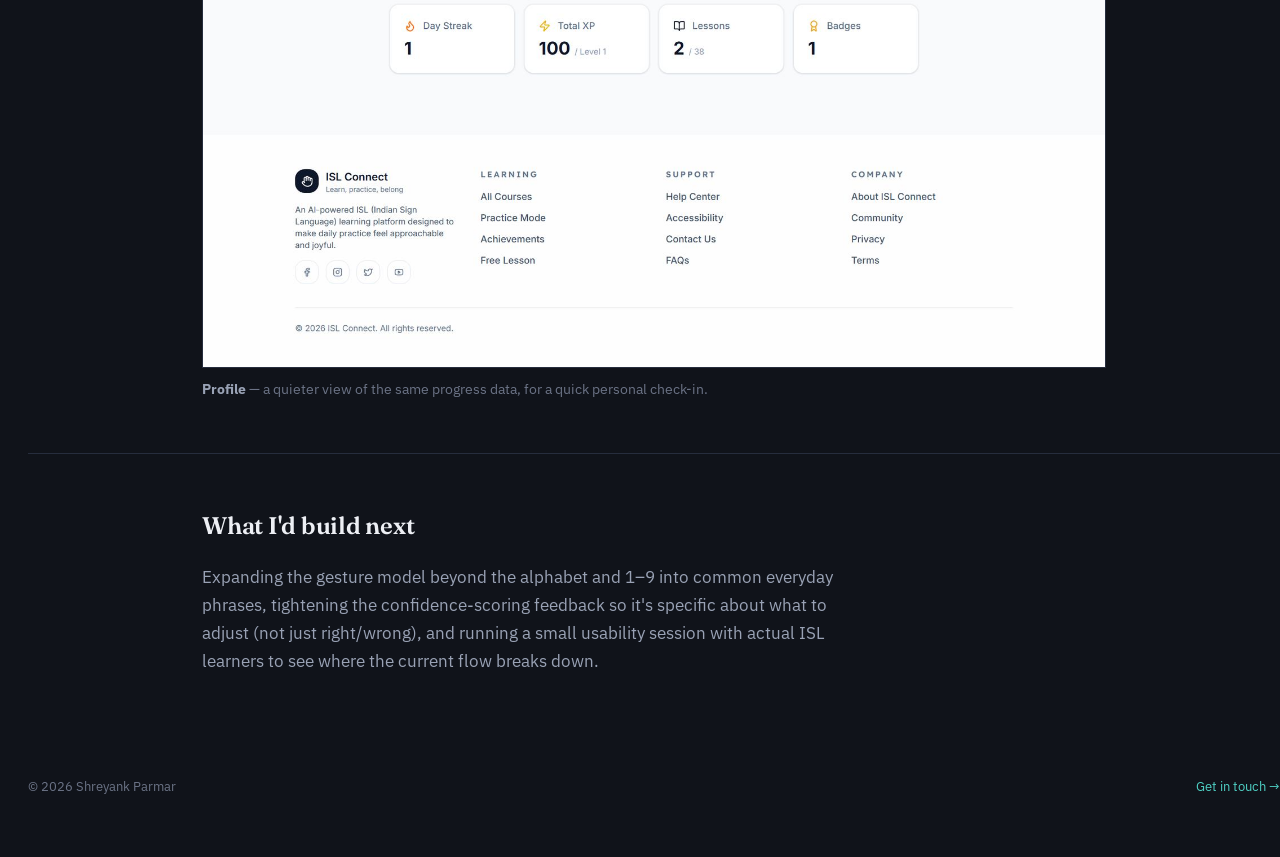
<file: pages/isl-connect.html>
<!DOCTYPE html>
<html lang="en">
<head>
<meta charset="UTF-8">
<meta name="viewport" content="width=device-width, initial-scale=1.0">
<title>ISL Connect — Case Study | Shreyank Parmar</title>
<meta name="description" content="Case study: ISL Connect, an AI-powered Indian Sign Language learning platform.">
<link rel="preconnect" href="https://fonts.googleapis.com">
<link rel="preconnect" href="https://fonts.gstatic.com" crossorigin>
<link href="https://fonts.googleapis.com/css2?family=Fraunces:opsz,wght@9..144,400;9..144,500;9..144,600;9..144,700&family=IBM+Plex+Sans:wght@400;500;600&family=IBM+Plex+Mono:wght@400;500&display=swap" rel="stylesheet">
<link rel="stylesheet" href="../styles/main.css">
</head>
<body>

<div id="trace"><div id="trace-fill"></div></div>

<nav>
  <div class="wrap">
    <a class="name" href="../index.html">Shreyank Parmar</a>
    <div class="links">
      <a href="../index.html#about">About</a>
      <a href="../index.html#work">Work</a>
      <a href="../index.html#design">Design</a>
      <a href="../index.html#contact">Contact</a>
    </div>
  </div>
</nav>

<header class="case-hero">
  <div class="wrap wide">
    <a class="back-link" href="../index.html#work">← Back to work</a>
    <div class="eyebrow mono">Case study · AI-powered learning platform</div>
    <h1>ISL Connect</h1>
    <p class="lede">A learning platform that teaches Indian Sign Language through short lessons and live, webcam-based gesture recognition — built to make daily practice feel approachable instead of intimidating.</p>
    <div class="case-meta">
      <div><div class="k mono">ROLE</div><div class="v">Frontend &amp; product flow</div></div>
      <div><div class="k mono">TEAM</div><div class="v">2–3 people</div></div>
      <div><div class="k mono">STACK</div><div class="v">React · Python · MediaPipe · Flask · scikit-learn</div></div>
      <div><div class="k mono">STATUS</div><div class="v">Live, actively developed</div></div>
      <div><div class="k mono">LINK</div><div class="v"><a href="https://sign-language-learner-de.web.app/" target="_blank" rel="noopener" style="color:var(--teal);">Try the live demo →</a></div></div>
    </div>
  </div>
</header>

<section class="case-section">
  <div class="wrap wide">
    <h2>The problem</h2>
    <p>Over 18 million people in India are deaf or hard of hearing, and Indian Sign Language is often their primary mode of communication — yet structured, accessible ways to learn it are scarce. Most resources are either expensive, scattered across YouTube with no practice loop, or too clinical to stick with. We wanted something that felt more like a habit you could actually keep.</p>
  </div>
</section>

<section class="case-section">
  <div class="wrap wide">
    <h2>Landing &amp; first impression</h2>
    <p>The homepage leads with what makes the product different — AI-based practice feedback, not just video lessons — and lays out the three-step path (watch, practice with AI, track progress) before asking for any commitment.</p>
    <div class="screen-block">
      <img src="../assets/screenshots/isl-01-landing.jpg" alt="ISL Connect landing page with the headline 'Master ISL with Intelligent Practice' and a three-step how-it-works section.">
      <div class="screen-caption"><strong>Landing page</strong> — value proposition, how-it-works steps, and popular starting courses.</div>
    </div>
  </div>
</section>

<section class="case-section">
  <div class="wrap wide">
    <h2>Learning a sign</h2>
    <p>Each lesson pairs a short reference video with the full ISL alphabet chart for cross-checking, plus a direct path into AI-assisted practice once you're ready to test yourself.</p>
    <div class="screen-block">
      <img src="../assets/screenshots/isl-08-lesson.jpg" alt="ISL Connect lesson page for Letter A, showing a reference video, the ISL alphabet chart, and a 'Practice This Sign with AI' button.">
      <div class="screen-caption"><strong>Lesson page</strong> — video reference, alphabet chart, and step-by-step practice guidance side by side.</div>
    </div>
  </div>
</section>

<section class="case-section">
  <div class="wrap wide">
    <h2>Practicing with live gesture recognition</h2>
    <p>This is the core of the product: a webcam feed runs through MediaPipe for hand landmark tracking, feeding a custom-trained scikit-learn model that recognizes ISL letters and numbers in real time — with live confidence scoring and feedback so you know whether you're actually forming the sign correctly, not just guessing.</p>
    <div class="status-note">
      <strong>Honest status note:</strong> the screen below was captured before the camera was started, which is why the system status panel shows the camera and API as inactive — that's the app's own real-time status display, not a placeholder. Once the session starts, gesture recognition runs live.
    </div>
    <div class="screen-block">
      <img src="../assets/screenshots/isl-03-practice.jpg" alt="ISL Connect AI practice screen with a camera panel, live performance stats, detected sign panel, and system status indicators.">
      <div class="screen-caption"><strong>Practice with Gesture Recognition</strong> — live camera feed, detected-sign confidence, mastery tracking, and an ISL reference chart alongside for comparison.</div>
    </div>
  </div>
</section>

<section class="case-section">
  <div class="wrap wide">
    <h2>Staying consistent</h2>
    <p>Practice only works if people come back. The dashboard leans on small, concrete signals — a day streak, XP progress, a "sign of the day" — to make returning feel worthwhile rather than like homework.</p>
    <div class="screen-block">
      <img src="../assets/screenshots/isl-02-dashboard.jpg" alt="ISL Connect dashboard showing XP progress, day streak, sign of the day, and active courses.">
      <div class="screen-caption"><strong>Dashboard</strong> — progress at a glance, a resumable lesson, and the day's focus sign.</div>
    </div>
    <div class="screen-block">
      <img src="../assets/screenshots/isl-07-achievements.jpg" alt="ISL Connect achievements screen showing XP, badges, learning milestones, and suggested review signs.">
      <div class="screen-caption"><strong>Achievements</strong> — milestone tracking and a suggested-review list pulled from recent practice.</div>
    </div>
  </div>
</section>

<section class="case-section">
  <div class="wrap wide">
    <h2>Learning together</h2>
    <p>Language learning is easier with other people. The community space holds study groups by skill level and interest — including one for educators and healthcare workers learning ISL for professional use — plus an open discussion board for troubleshooting and sharing progress.</p>
    <div class="screen-block">
      <img src="../assets/screenshots/isl-04-community.jpg" alt="ISL Connect community page with study groups, a discussion board, and upcoming events.">
      <div class="screen-caption"><strong>Community</strong> — study groups, an open discussion board, and scheduled practice events.</div>
    </div>
  </div>
</section>

<section class="case-section">
  <div class="wrap wide">
    <h2>Profile &amp; mission</h2>
    <p>The About page states the mission plainly, and the profile page keeps personal progress visible without turning the whole experience into a leaderboard.</p>
    <div class="screen-block">
      <img src="../assets/screenshots/isl-05-about.jpg" alt="ISL Connect About page stating the mission to bridge communication gaps with technology.">
      <div class="screen-caption"><strong>About</strong> — the mission, core values, and who the platform is built for.</div>
    </div>
    <div class="screen-block">
      <img src="../assets/screenshots/isl-06-profile.jpg" alt="ISL Connect user profile page showing streak, XP, lessons, and badges earned.">
      <div class="screen-caption"><strong>Profile</strong> — a quieter view of the same progress data, for a quick personal check-in.</div>
    </div>
  </div>
</section>

<section class="case-section">
  <div class="wrap wide">
    <h2>What I'd build next</h2>
    <p>Expanding the gesture model beyond the alphabet and 1–9 into common everyday phrases, tightening the confidence-scoring feedback so it's specific about what to adjust (not just right/wrong), and running a small usability session with actual ISL learners to see where the current flow breaks down.</p>
  </div>
</section>

<footer>
  <div>© 2026 Shreyank Parmar</div>
  <div><a href="../index.html#contact" style="color:var(--teal); text-decoration:none;">Get in touch →</a></div>
</footer>

<script src="../scripts/main.js"></script>
</body>
</html>
</file>
<file: styles/main.css>
:root{
  --bg: #10131a;
  --bg-raised: #161b26;
  --bg-raised-2: #1b2130;
  --line: #262d3d;
  --ink: #edeff4;
  --ink-dim: #99a2b5;
  --ink-dimmer: #6b7386;
  --teal: #4fd1c5;
  --amber: #e8a33d;
  --max: 760px;
  --wide: 960px;
}

*{ box-sizing:border-box; }
html{ scroll-behavior:smooth; }
body{
  margin:0;
  background:var(--bg);
  color:var(--ink);
  font-family:'IBM Plex Sans', sans-serif;
  font-size:17px;
  line-height:1.65;
  -webkit-font-smoothing:antialiased;
}

::selection{ background:var(--amber); color:#161515; }

h1,h2,h3{
  font-family:'Fraunces', serif;
  font-weight:600;
  margin:0;
  letter-spacing:-0.01em;
}

a{ color:inherit; }
img{ max-width:100%; display:block; }

.mono{ font-family:'IBM Plex Mono', monospace; }

.wrap{ max-width:var(--max); margin:0 auto; padding:0 28px; }
.wide{ max-width:var(--wide); }

/* ---------- scroll trace ---------- */
#trace{ position:fixed; left:0; top:0; width:3px; height:100vh; background:var(--line); z-index:50; }
#trace-fill{ width:100%; height:0%; background:linear-gradient(180deg, var(--teal), var(--amber)); transition:height 60ms linear; }
@media (max-width:720px){ #trace{ display:none; } }

/* ---------- nav ---------- */
nav{ position:sticky; top:0; z-index:40; background:rgba(16,19,26,0.86); backdrop-filter:blur(8px); border-bottom:1px solid var(--line); }
nav .wrap{ max-width:var(--wide); display:flex; align-items:center; justify-content:space-between; padding-top:16px; padding-bottom:16px; }
nav .name{ font-family:'Fraunces', serif; font-weight:600; font-size:17px; text-decoration:none; }
nav .links{ display:flex; gap:22px; align-items:center; }
nav .links a{ text-decoration:none; color:var(--ink-dim); font-size:14.5px; transition:color 160ms ease; }
nav .links a:hover{ color:var(--ink); }
nav .links a.active{ color:var(--teal); }
@media (max-width:560px){ nav .links{ gap:14px; } nav .links a{ font-size:13px; } }

/* ---------- hero ---------- */
header.hero{ padding:96px 0 72px; margin-left:28px; }
@media (max-width:720px){ header.hero{ margin-left:0; } }

.hero-inner{ display:flex; align-items:center; gap:40px; }
.hero-text{ flex:1; min-width:0; }
.hero-photo{ width:148px; height:148px; border-radius:50%; overflow:hidden; border:1px solid var(--line); flex-shrink:0; }
.hero-photo img{ width:100%; height:100%; object-fit:cover; }
@media (max-width:600px){ .hero-inner{ flex-direction:column-reverse; align-items:flex-start; gap:24px; } .hero-photo{ width:88px; height:88px; } }

.hero .kicker{ font-family:'IBM Plex Mono', monospace; font-size:13.5px; color:var(--teal); margin-bottom:22px; opacity:0; animation:rise 700ms ease forwards; }
.hero h1{ font-size:clamp(38px, 6vw, 58px); line-height:1.08; max-width:11ch; opacity:0; animation:rise 800ms ease forwards; animation-delay:120ms; }
.hero h1 em{ font-style:italic; color:var(--amber); }
.hero p.lede{ margin-top:26px; max-width:52ch; color:var(--ink-dim); font-size:18px; opacity:0; animation:rise 800ms ease forwards; animation-delay:240ms; }
.hero .cta-row{ margin-top:36px; display:flex; gap:14px; flex-wrap:wrap; opacity:0; animation:rise 800ms ease forwards; animation-delay:360ms; }

.btn{ display:inline-block; padding:12px 22px; text-decoration:none; font-size:14.5px; border:1px solid var(--line); transition:border-color 160ms ease, background 160ms ease; cursor:pointer; background:none; color:var(--ink); font-family:inherit; }
.btn.primary{ background:var(--teal); color:#0c1210; border-color:var(--teal); font-weight:500; }
.btn.primary:hover{ background:#63dcd1; }
.btn.ghost:hover{ border-color:var(--ink-dim); }

@keyframes rise{ from{ opacity:0; transform:translateY(14px); } to{ opacity:1; transform:translateY(0); } }

/* ---------- section shell ---------- */
section{ padding:64px 0; border-top:1px solid var(--line); margin-left:28px; }
@media (max-width:720px){ section{ margin-left:0; } }
section .heading{ font-size:26px; margin-bottom:28px; }
section .heading-sub{ color:var(--ink-dimmer); font-size:15px; margin-top:8px; margin-bottom:0; }

/* ---------- about ---------- */
#about p{ color:var(--ink-dim); max-width:60ch; }
.facts{ margin-top:32px; display:grid; grid-template-columns:repeat(2, minmax(0,1fr)); gap:18px 28px; max-width:60ch; }
.facts div{ border-top:1px solid var(--line); padding-top:10px; }
.facts .k{ font-family:'IBM Plex Mono', monospace; font-size:12.5px; color:var(--ink-dimmer); }
.facts .v{ font-size:15px; margin-top:4px; }
@media (max-width:480px){ .facts{ grid-template-columns:1fr; } }

/* ---------- work / projects ---------- */
.project{ padding:30px 0; border-top:1px solid var(--line); display:grid; grid-template-columns:1fr; gap:10px; }
.project:first-of-type{ border-top:none; padding-top:0; }
.project.featured{ padding-left:20px; border-left:2px solid var(--amber); }
.project.featured .status{ color:var(--amber); border-color:rgba(232,163,61,0.4); }
.project .row-top{ display:flex; align-items:baseline; justify-content:space-between; flex-wrap:wrap; gap:8px; }
.project h3{ font-size:22px; }
.project .status{ font-family:'IBM Plex Mono', monospace; font-size:12px; color:var(--amber); border:1px solid rgba(232,163,61,0.4); padding:3px 8px; }
.project .one-liner{ color:var(--ink); font-size:16px; }
.project .detail{ color:var(--ink-dim); font-size:15px; max-width:64ch; }
.project .tags{ display:flex; gap:8px; flex-wrap:wrap; margin-top:6px; }
.project .tags span{ font-family:'IBM Plex Mono', monospace; font-size:12px; color:var(--ink-dim); border:1px solid var(--line); padding:3px 9px; }
.project .link-row{ display:flex; gap:20px; flex-wrap:wrap; margin-top:6px; }
.project .link{ display:inline-flex; align-items:center; gap:6px; font-size:14px; text-decoration:none; color:var(--teal); width:fit-content; border-bottom:1px solid transparent; transition:border-color 160ms ease; }
.project .link:hover{ border-color:var(--teal); }

/* ---------- design section ---------- */
.design-piece{ padding:30px 0; border-top:1px solid var(--line); }
.design-piece:first-of-type{ border-top:none; padding-top:0; }
.design-piece img{ border:1px solid var(--line); margin-top:14px; }
.design-piece h3{ font-size:20px; margin-bottom:6px; }
.design-piece .one-liner{ color:var(--ink-dim); font-size:15px; max-width:64ch; }

.ai-explore{ margin-top:12px; }
.ai-explore-note{
  background:var(--bg-raised); border:1px solid var(--line); padding:16px 18px;
  font-size:14px; color:var(--ink-dim); margin-bottom:24px; max-width:64ch;
}
.ai-explore-note strong{ color:var(--ink); }
.ai-grid{ display:grid; grid-template-columns:repeat(2, 1fr); gap:16px; }
@media (max-width:600px){ .ai-grid{ grid-template-columns:1fr; } }
.ai-card{ border:1px solid var(--line); overflow:hidden; }
.ai-card img{ display:block; width:100%; border:none; border-bottom:1px solid var(--line); }
.ai-card .ai-card-body{ padding:14px 16px; }
.ai-card h4{ font-family:'Fraunces', serif; font-size:16px; font-weight:600; margin:0 0 4px; }
.ai-card p{ font-size:13.5px; color:var(--ink-dimmer); margin:0; }

/* ---------- skills ---------- */
.skill-group{ margin-bottom:26px; }
.skill-group:last-child{ margin-bottom:0; }
.skill-group .label{ font-family:'IBM Plex Mono', monospace; font-size:12.5px; color:var(--ink-dimmer); margin-bottom:10px; }
.chip-row{ display:flex; flex-wrap:wrap; gap:10px; }
.chip{ font-size:14.5px; padding:7px 14px; background:var(--bg-raised); border:1px solid var(--line); }

/* ---------- certifications ---------- */
.cert{ display:flex; justify-content:space-between; gap:16px; padding:14px 0; border-top:1px solid var(--line); font-size:15px; }
.cert:first-of-type{ border-top:none; padding-top:0; }
.cert .issuer{ color:var(--ink-dimmer); font-size:13.5px; white-space:nowrap; }

/* ---------- contact ---------- */
#contact h2{ font-size:34px; max-width:14ch; }
#contact p{ color:var(--ink-dim); max-width:50ch; margin-top:16px; }
.contact-links{ margin-top:32px; display:flex; flex-direction:column; gap:14px; }
.contact-links a{ text-decoration:none; display:flex; align-items:center; justify-content:space-between; padding:16px 0; border-top:1px solid var(--line); font-size:17px; }
.contact-links a:last-child{ border-bottom:1px solid var(--line); }
.contact-links .arrow{ color:var(--ink-dimmer); transition:transform 160ms ease, color 160ms ease; }
.contact-links a:hover .arrow{ color:var(--teal); transform:translateX(3px); }

footer{ margin-left:28px; padding:32px 0 60px; color:var(--ink-dimmer); font-size:13px; display:flex; justify-content:space-between; flex-wrap:wrap; gap:10px; }
@media (max-width:720px){ footer{ margin-left:0; } }

/* ---------- case study page ---------- */
.case-hero{ padding:72px 0 40px; }
.case-hero .eyebrow{ font-family:'IBM Plex Mono', monospace; font-size:13px; color:var(--teal); margin-bottom:18px; }
.case-hero h1{ font-size:clamp(32px, 5vw, 46px); max-width:14ch; }
.case-hero p.lede{ margin-top:20px; max-width:60ch; color:var(--ink-dim); font-size:17px; }
.case-meta{ margin-top:32px; display:flex; flex-wrap:wrap; gap:28px; }
.case-meta div .k{ font-family:'IBM Plex Mono', monospace; font-size:12px; color:var(--ink-dimmer); margin-bottom:4px; }
.case-meta div .v{ font-size:14.5px; }

.case-section{ padding:52px 0; border-top:1px solid var(--line); }
.case-section h2{ font-size:24px; margin-bottom:16px; }
.case-section p{ color:var(--ink-dim); max-width:66ch; }

.status-note{ background:var(--bg-raised); border-left:2px solid var(--amber); padding:16px 20px; font-size:14.5px; color:var(--ink-dim); margin:20px 0; max-width:64ch; }
.status-note strong{ color:var(--amber); }

.screen-block{ margin-top:32px; }
.screen-block:first-child{ margin-top:0; }
.screen-block img{ border:1px solid var(--line); }
.screen-caption{ margin-top:10px; font-size:14px; color:var(--ink-dimmer); }
.screen-caption strong{ color:var(--ink-dim); }

.back-link{ display:inline-flex; align-items:center; gap:6px; text-decoration:none; color:var(--ink-dim); font-size:14px; margin-bottom:24px; }
.back-link:hover{ color:var(--teal); }

@media (prefers-reduced-motion: reduce){
  html{ scroll-behavior:auto; }
  .hero .kicker, .hero h1, .hero p.lede, .hero .cta-row{ animation:none; opacity:1; }
}

:focus-visible{ outline:2px solid var(--teal); outline-offset:2px; }
</file>
